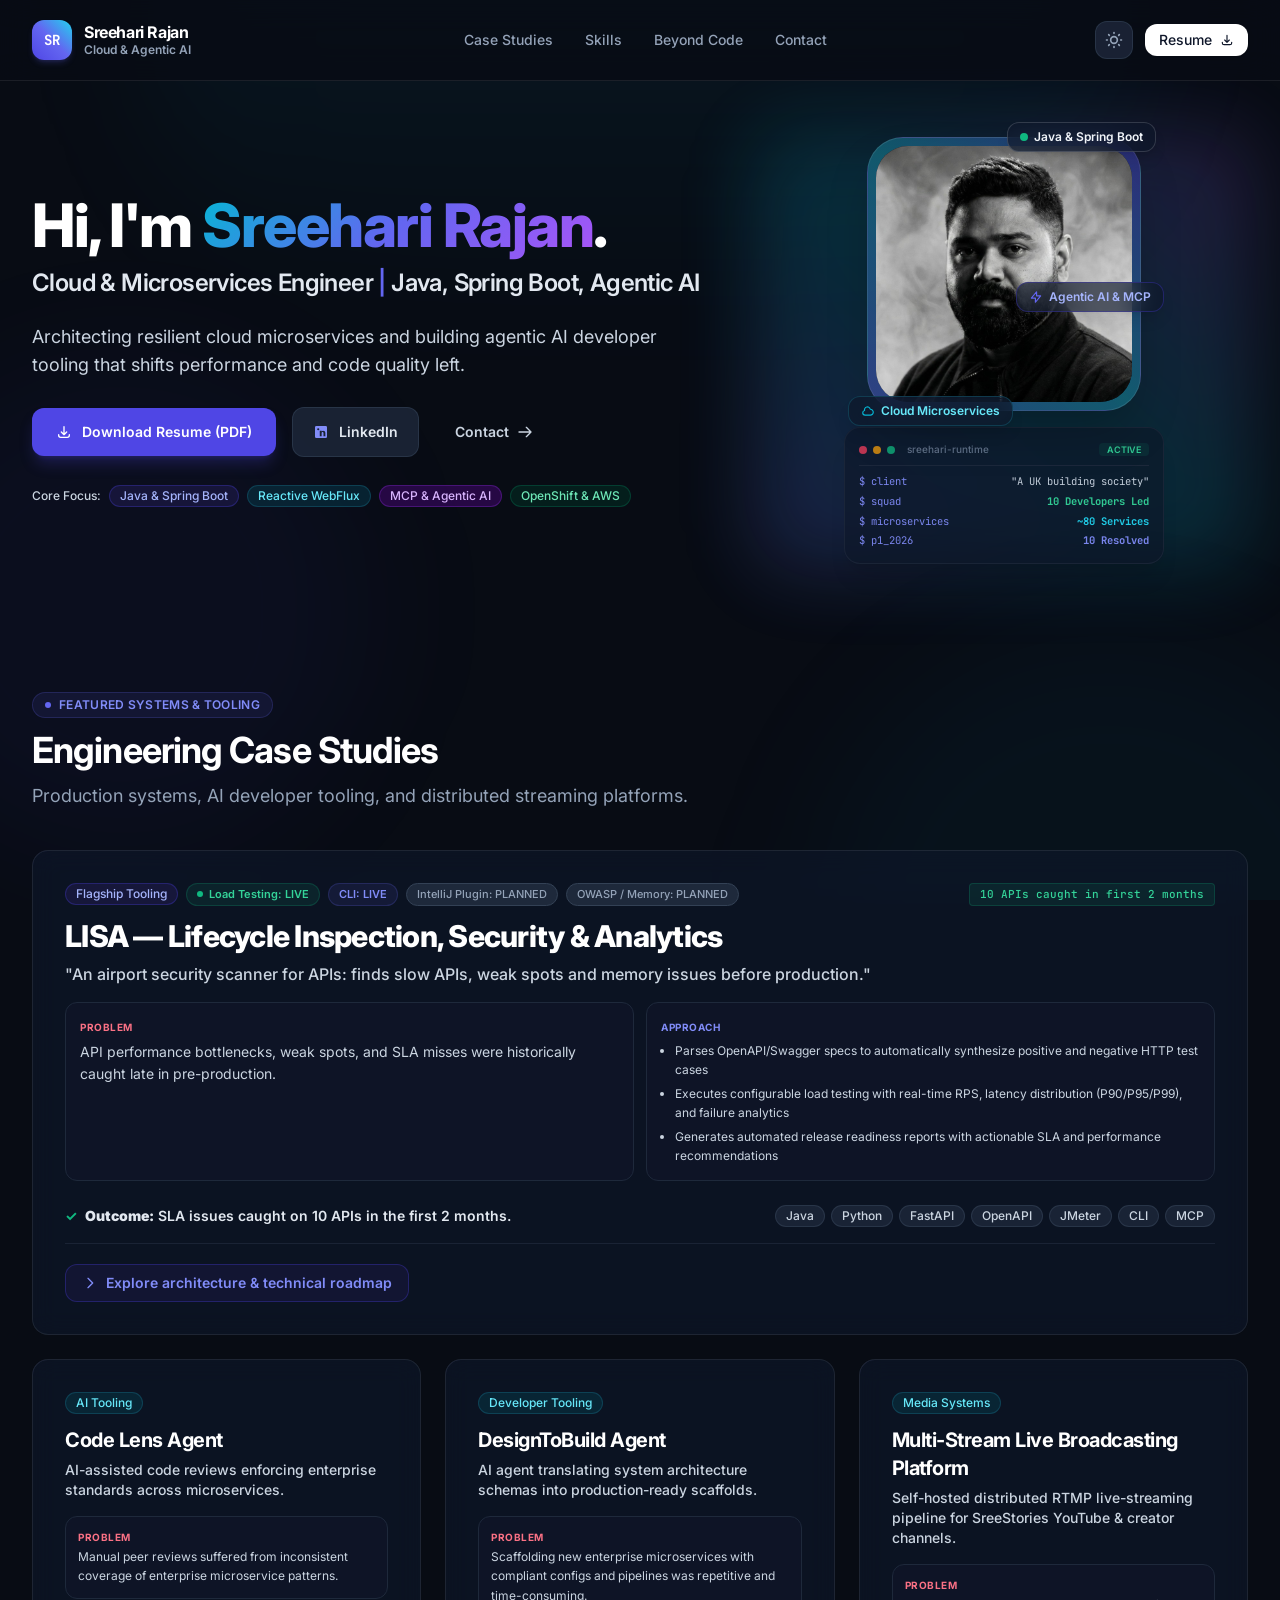
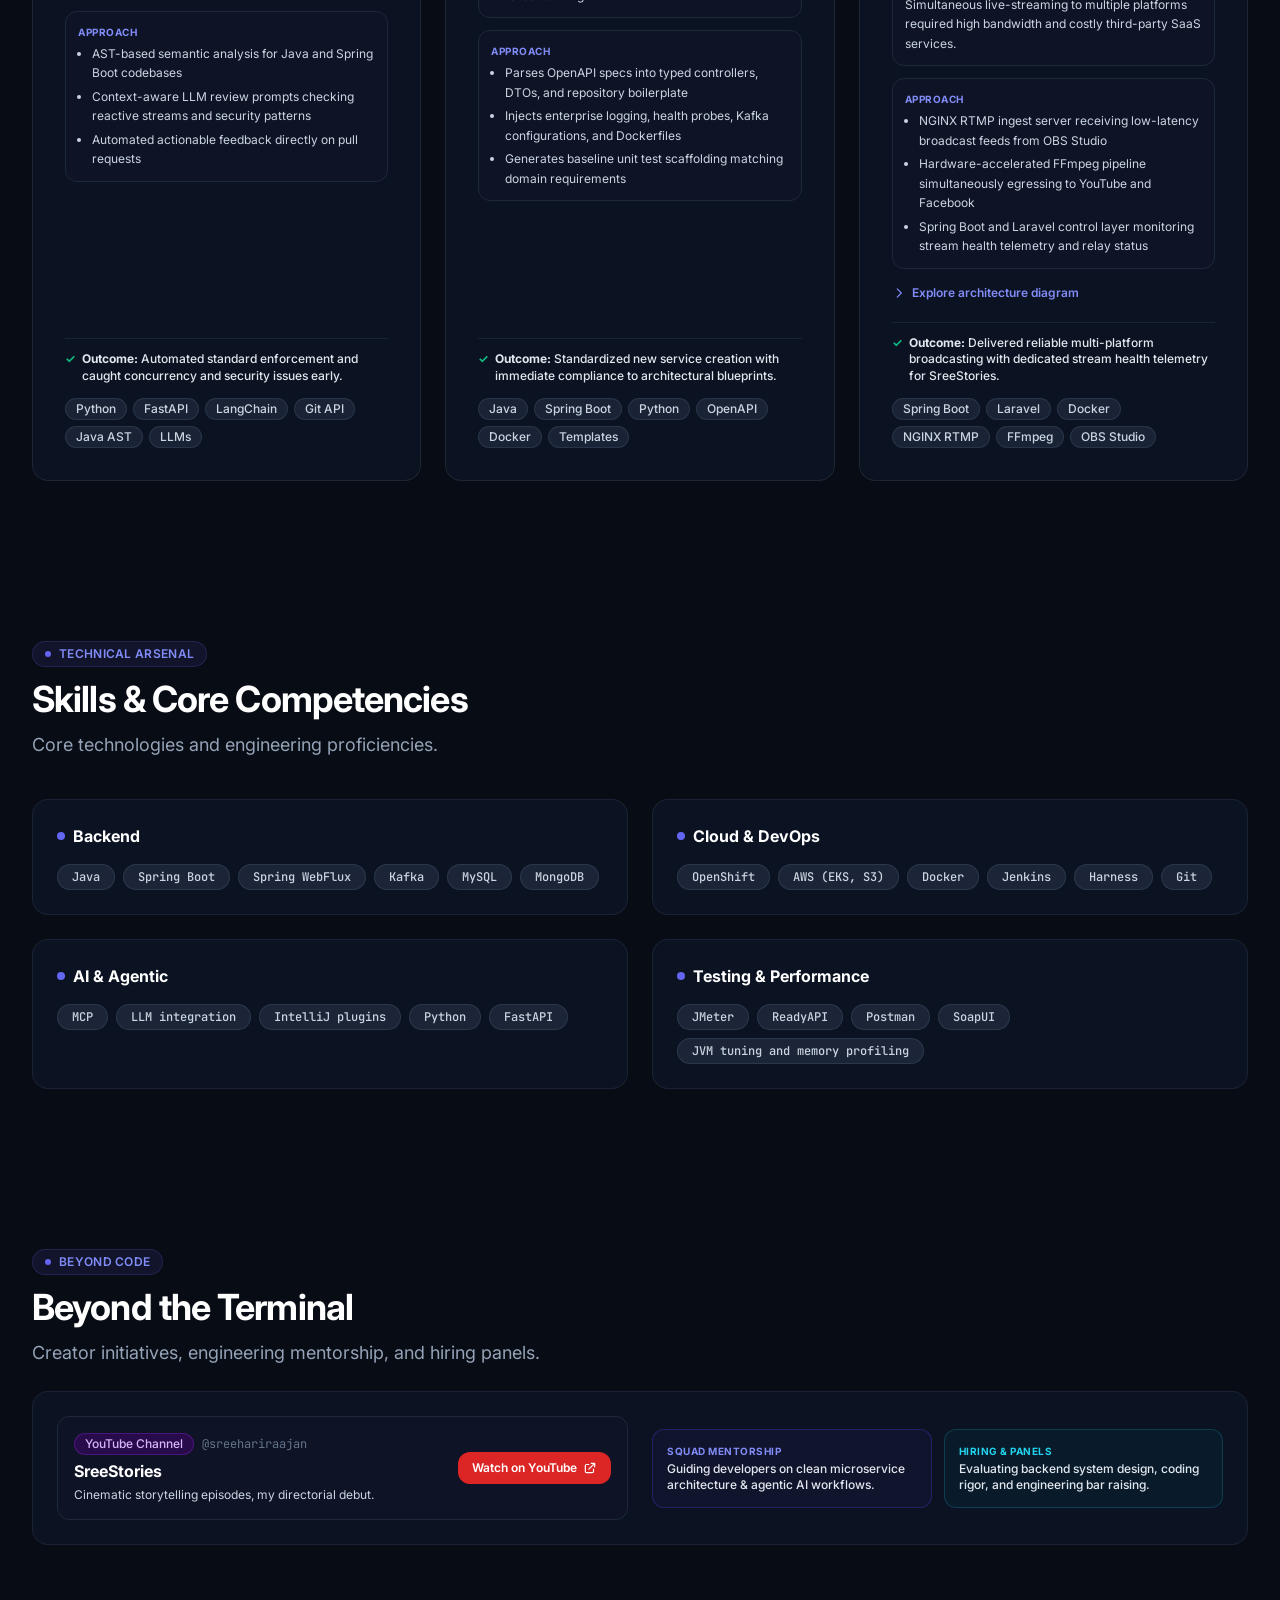
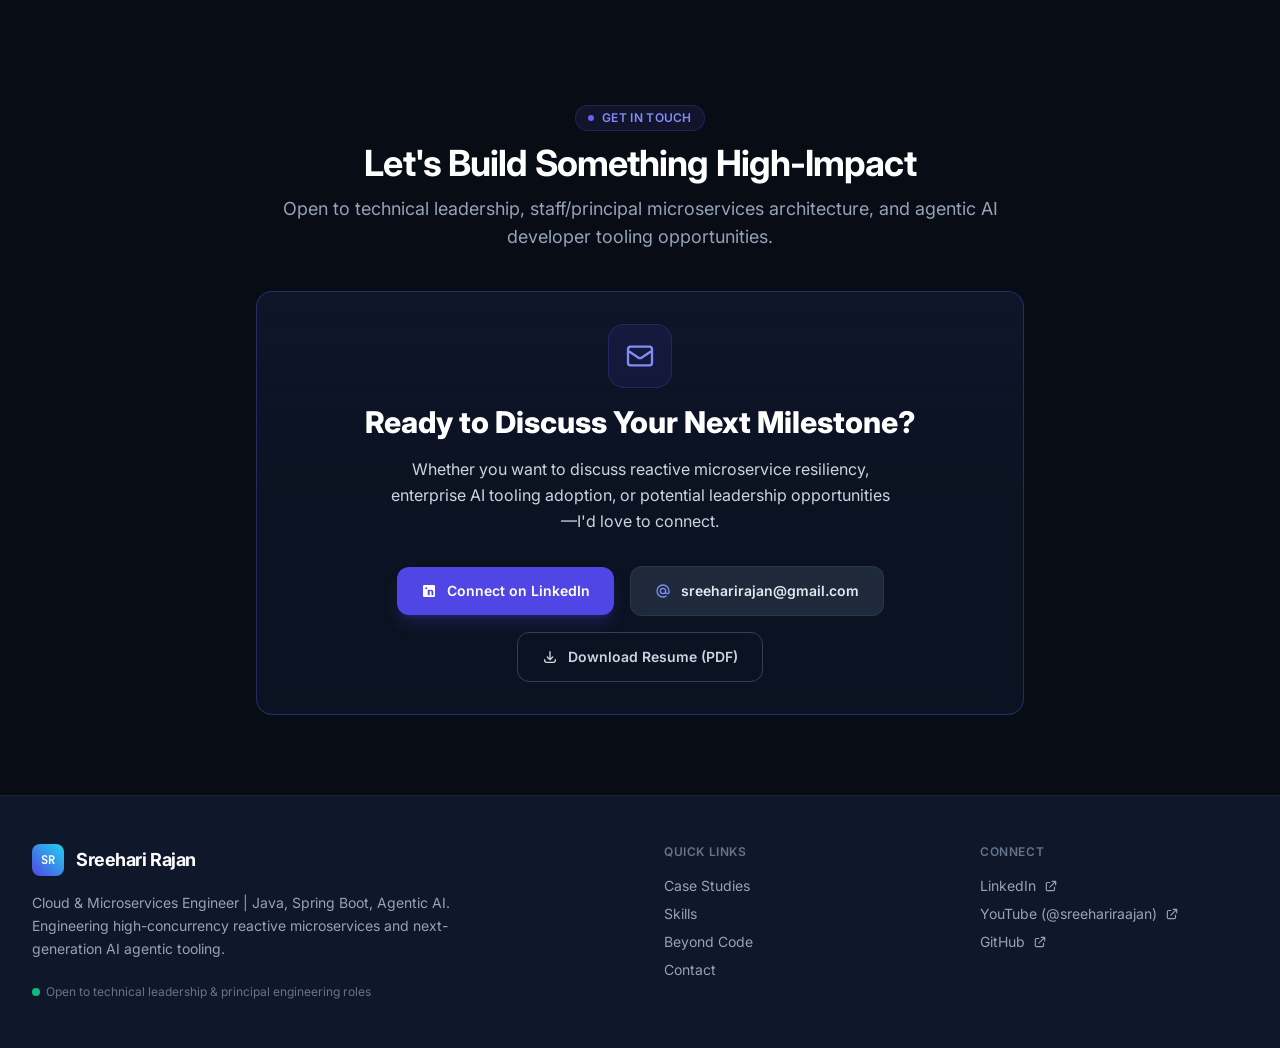
<file: index.html>
<!DOCTYPE html><html lang="en" class="dark scroll-smooth"> <head><meta charset="UTF-8"><meta name="viewport" content="width=device-width, initial-scale=1.0"><link rel="icon" type="image/svg+xml" href="/favicon.svg"><link rel="manifest" href="/site.webmanifest"><meta name="theme-color" content="#080c14"><meta name="generator" content="Astro v5.18.2"><!-- SEO Meta Tags --><title>Sreehari Rajan | Cloud &amp; Microservices Engineer | Java, Spring Boot, Agentic AI</title><meta name="description" content="Architecting resilient cloud microservices and building agentic AI developer tooling that shifts performance and code quality left."><meta name="author" content="Sreehari Rajan"><link rel="canonical" href="https://sreehariraajan.in/"><!-- Open Graph / Facebook --><meta property="og:type" content="website"><meta property="og:url" content="https://sreehariraajan.in/"><meta property="og:title" content="Sreehari Rajan | Cloud &#38; Microservices Engineer | Java, Spring Boot, Agentic AI"><meta property="og:description" content="Architecting resilient cloud microservices and building agentic AI developer tooling that shifts performance and code quality left."><meta property="og:image" content="https://sreehariraajan.in/images/og-image.png"><meta property="og:image:width" content="1200"><meta property="og:image:height" content="630"><meta property="og:image:alt" content="Sreehari Rajan - Cloud Microservices & Agentic AI Engineer"><!-- Twitter Card --><meta name="twitter:card" content="summary_large_image"><meta name="twitter:url" content="https://sreehariraajan.in/"><meta name="twitter:title" content="Sreehari Rajan | Cloud &#38; Microservices Engineer | Java, Spring Boot, Agentic AI"><meta name="twitter:description" content="Architecting resilient cloud microservices and building agentic AI developer tooling that shifts performance and code quality left."><meta name="twitter:image" content="https://sreehariraajan.in/images/og-image.png"><meta name="twitter:image:alt" content="Sreehari Rajan - Cloud Microservices & Agentic AI Engineer"><!-- Fonts (Preconnect & Google Fonts or System Inter fallback) --><link rel="preconnect" href="https://fonts.googleapis.com"><link rel="preconnect" href="https://fonts.gstatic.com" crossorigin><link href="https://fonts.googleapis.com/css2?family=Inter:wght@300;400;500;600;700;800&family=JetBrains+Mono:wght@400;500;600&display=swap" rel="stylesheet"><!-- JSON-LD Structured Data --><script type="application/ld+json">{"@context":"https://schema.org","@type":"Person","name":"Sreehari Rajan","jobTitle":"Lead Cloud & Microservices Engineer","description":"Cloud Java microservices engineer and agentic AI tooling builder with a Java and Spring Boot background since 2013, moving into agentic AI. Currently leading 10 developers and owning ~80 microservices for a UK building society at IBM.","url":"https://sreehariraajan.in","sameAs":["https://www.linkedin.com/in/sreehariraajan/","https://www.youtube.com/@sreehariraajan"],"knowsAbout":["Cloud Architecture","Java","Spring Boot","Reactive Microservices","Kafka","Agentic AI","Model Context Protocol (MCP)","Performance Engineering","Kubernetes & OpenShift","DevOps"]}</script><!-- Inline Anti-FOUC Theme Initializer --><script>
      (function () {
        try {
          const storedTheme = localStorage.getItem('theme');
          const prefersDark = window.matchMedia('(prefers-color-scheme: dark)').matches;
          if (storedTheme === 'dark' || (!storedTheme && prefersDark) || !storedTheme) {
            document.documentElement.classList.add('dark');
          } else {
            document.documentElement.classList.remove('dark');
          }
        } catch (_) {}
      })();
    </script><link rel="stylesheet" href="/_astro/index.P5tUDv8u.css"></head> <body class="min-h-screen bg-[var(--bg-page)] text-[var(--text-primary)] antialiased transition-colors duration-300 selection:bg-indigo-500 selection:text-white"> <!-- Skip to main content for accessibility --> <a href="#main-content" class="sr-only focus:not-sr-only focus:fixed focus:top-4 focus:left-4 focus:z-50 focus:px-4 focus:py-2 focus:bg-indigo-600 focus:text-white focus:rounded-md focus:shadow-lg focus:outline-none">
Skip to main content
</a> <!-- Background glowing ambient mesh --> <div class="pointer-events-none fixed inset-0 z-0 overflow-hidden" aria-hidden="true"> <div class="absolute -top-[25%] left-1/2 -translate-x-1/2 w-[1000px] h-[550px] bg-gradient-to-b from-indigo-500/10 via-cyan-500/5 to-transparent blur-3xl rounded-full"></div> <div class="absolute top-[40%] -left-[10%] w-[500px] h-[500px] bg-indigo-600/5 blur-3xl rounded-full"></div> <div class="absolute top-[70%] -right-[10%] w-[600px] h-[600px] bg-cyan-600/5 blur-3xl rounded-full"></div> </div> <!-- Main site container --> <div class="relative z-10 flex min-h-screen flex-col"> <header id="site-header" class="sticky top-0 z-40 w-full glass-nav transition-all duration-300"> <div class="max-w-7xl mx-auto px-4 sm:px-6 lg:px-8"> <div class="flex items-center justify-between h-16 sm:h-20"> <!-- Logo / Monogram --> <a href="#" class="group flex items-center gap-3 font-semibold text-slate-900 dark:text-white focus:outline-none focus-visible:ring-2 focus-visible:ring-indigo-500 rounded-lg p-1 -ml-1" aria-label="Sreehari Rajan - Back to top"> <span class="flex items-center justify-center w-10 h-10 rounded-xl bg-gradient-to-tr from-indigo-600 via-indigo-500 to-cyan-400 text-white font-mono font-bold text-sm shadow-md shadow-indigo-500/20 group-hover:scale-105 transition-transform duration-200">
SR
</span> <div class="flex flex-col"> <span class="text-base font-bold tracking-tight text-slate-900 dark:text-white leading-tight"> Sreehari Rajan </span> <span class="text-xs text-slate-500 dark:text-slate-400 hidden sm:inline">
Cloud & Agentic AI
</span> </div> </a> <!-- Desktop Nav --> <nav class="hidden md:flex items-center gap-1 lg:gap-2" aria-label="Main Navigation"> <a href="#projects" class="nav-link px-3 py-1.5 rounded-lg text-sm font-medium text-slate-600 hover:text-slate-900 dark:text-slate-400 dark:hover:text-white hover:bg-slate-100/80 dark:hover:bg-slate-800/60 transition-colors duration-150" data-section-target="projects"> Case Studies </a><a href="#skills" class="nav-link px-3 py-1.5 rounded-lg text-sm font-medium text-slate-600 hover:text-slate-900 dark:text-slate-400 dark:hover:text-white hover:bg-slate-100/80 dark:hover:bg-slate-800/60 transition-colors duration-150" data-section-target="skills"> Skills </a><a href="#beyond-code" class="nav-link px-3 py-1.5 rounded-lg text-sm font-medium text-slate-600 hover:text-slate-900 dark:text-slate-400 dark:hover:text-white hover:bg-slate-100/80 dark:hover:bg-slate-800/60 transition-colors duration-150" data-section-target="beyond-code"> Beyond Code </a><a href="#contact" class="nav-link px-3 py-1.5 rounded-lg text-sm font-medium text-slate-600 hover:text-slate-900 dark:text-slate-400 dark:hover:text-white hover:bg-slate-100/80 dark:hover:bg-slate-800/60 transition-colors duration-150" data-section-target="contact"> Contact </a> </nav> <!-- Actions: Theme Toggle & Resume CTA & Mobile Menu Button --> <div class="flex items-center gap-2 sm:gap-3"> <button id="theme-toggle-btn" type="button" aria-label="Toggle dark and light color theme" class="relative inline-flex items-center justify-center p-2 rounded-xl text-slate-500 hover:text-slate-900 dark:text-slate-400 dark:hover:text-white bg-slate-100 hover:bg-slate-200/80 dark:bg-slate-800/80 dark:hover:bg-slate-700/80 border border-slate-200 dark:border-slate-700/60 transition-all duration-200 focus:outline-none focus-visible:ring-2 focus-visible:ring-indigo-500 "> <!-- Sun Icon (visible in dark mode) --> <svg id="theme-sun-icon" class="w-5 h-5 hidden dark:block transition-transform duration-300 hover:rotate-45" fill="none" viewBox="0 0 24 24" stroke="currentColor" stroke-width="2" aria-hidden="true"> <path stroke-linecap="round" stroke-linejoin="round" d="M12 3v1m0 16v1m9-9h-1M4 12H3m15.364 6.364l-.707-.707M6.343 6.343l-.707-.707m12.728 0l-.707.707M6.343 17.657l-.707.707M16 12a4 4 0 11-8 0 4 4 0 018 0z"></path> </svg> <!-- Moon Icon (visible in light mode) --> <svg id="theme-moon-icon" class="w-5 h-5 block dark:hidden transition-transform duration-300 hover:-rotate-12" fill="none" viewBox="0 0 24 24" stroke="currentColor" stroke-width="2" aria-hidden="true"> <path stroke-linecap="round" stroke-linejoin="round" d="M20.354 15.354A9 9 0 018.646 3.646 9.003 9.003 0 0012 21a9.003 9.003 0 008.354-5.646z"></path> </svg> </button> <script type="module">function t(){const e=document.getElementById("theme-toggle-btn");e&&e.addEventListener("click",()=>{document.documentElement.classList.contains("dark")?(document.documentElement.classList.remove("dark"),localStorage.setItem("theme","light")):(document.documentElement.classList.add("dark"),localStorage.setItem("theme","dark"))})}t();document.addEventListener("astro:after-swap",t);</script> <a href="/Sreehari-Rajan-Resume.pdf" target="_blank" rel="noopener noreferrer" class="hidden sm:inline-flex items-center gap-2 px-3.5 py-1.5 rounded-xl text-sm font-medium bg-slate-900 text-white hover:bg-slate-800 dark:bg-white dark:text-slate-900 dark:hover:bg-slate-100 shadow-sm transition-all duration-200 hover:scale-[1.02] focus:outline-none focus-visible:ring-2 focus-visible:ring-indigo-500"> <span>Resume</span> <svg class="w-3.5 h-3.5" fill="none" viewBox="0 0 24 24" stroke="currentColor" stroke-width="2"> <path stroke-linecap="round" stroke-linejoin="round" d="M4 16v1a3 3 0 003 3h10a3 3 0 003-3v-1m-4-4l-4 4m0 0l-4-4m4 4V4"></path> </svg> </a> <!-- Mobile Menu Toggle --> <button id="mobile-menu-btn" type="button" class="md:hidden inline-flex items-center justify-center p-2 rounded-xl text-slate-600 hover:text-slate-900 dark:text-slate-400 dark:hover:text-white bg-slate-100 dark:bg-slate-800/80 border border-slate-200 dark:border-slate-700/60 focus:outline-none focus-visible:ring-2 focus-visible:ring-indigo-500" aria-expanded="false" aria-controls="mobile-nav-menu" aria-label="Open mobile menu"> <svg id="hamburger-icon" class="w-5 h-5 block" fill="none" viewBox="0 0 24 24" stroke="currentColor" stroke-width="2"> <path stroke-linecap="round" stroke-linejoin="round" d="M4 6h16M4 12h16M4 18h16"></path> </svg> <svg id="close-icon" class="w-5 h-5 hidden" fill="none" viewBox="0 0 24 24" stroke="currentColor" stroke-width="2"> <path stroke-linecap="round" stroke-linejoin="round" d="M6 18L18 6M6 6l12 12"></path> </svg> </button> </div> </div> </div> <!-- Mobile Drawer Menu --> <div id="mobile-nav-menu" class="md:hidden hidden border-t border-slate-200 dark:border-slate-800 bg-[var(--bg-surface)] px-4 pt-3 pb-6 space-y-1 shadow-xl transition-all"> <a href="#projects" class="mobile-nav-link block px-3 py-2.5 rounded-lg text-base font-medium text-slate-700 hover:text-indigo-600 dark:text-slate-300 dark:hover:text-indigo-400 hover:bg-slate-100 dark:hover:bg-slate-800/80 transition-colors"> Case Studies </a><a href="#skills" class="mobile-nav-link block px-3 py-2.5 rounded-lg text-base font-medium text-slate-700 hover:text-indigo-600 dark:text-slate-300 dark:hover:text-indigo-400 hover:bg-slate-100 dark:hover:bg-slate-800/80 transition-colors"> Skills </a><a href="#beyond-code" class="mobile-nav-link block px-3 py-2.5 rounded-lg text-base font-medium text-slate-700 hover:text-indigo-600 dark:text-slate-300 dark:hover:text-indigo-400 hover:bg-slate-100 dark:hover:bg-slate-800/80 transition-colors"> Beyond Code </a><a href="#contact" class="mobile-nav-link block px-3 py-2.5 rounded-lg text-base font-medium text-slate-700 hover:text-indigo-600 dark:text-slate-300 dark:hover:text-indigo-400 hover:bg-slate-100 dark:hover:bg-slate-800/80 transition-colors"> Contact </a> <div class="pt-3 mt-3 border-t border-slate-200 dark:border-slate-800"> <a href="/Sreehari-Rajan-Resume.pdf" target="_blank" rel="noopener noreferrer" class="flex items-center justify-center gap-2 w-full py-2.5 px-4 rounded-xl text-sm font-semibold bg-indigo-600 text-white hover:bg-indigo-500 shadow-md transition-colors"> <svg class="w-4 h-4" fill="none" viewBox="0 0 24 24" stroke="currentColor" stroke-width="2"> <path stroke-linecap="round" stroke-linejoin="round" d="M4 16v1a3 3 0 003 3h10a3 3 0 003-3v-1m-4-4l-4 4m0 0l-4-4m4 4V4"></path> </svg> <span>Download Resume (PDF)</span> </a> </div> </div> </header> <script type="module">function a(){const t=document.getElementById("mobile-menu-btn"),n=document.getElementById("mobile-nav-menu"),i=document.getElementById("hamburger-icon"),o=document.getElementById("close-icon");t&&n&&i&&o&&(t.addEventListener("click",()=>{const e=t.getAttribute("aria-expanded")==="true";t.setAttribute("aria-expanded",String(!e)),n.classList.toggle("hidden"),i.classList.toggle("hidden"),o.classList.toggle("hidden")}),document.querySelectorAll(".mobile-nav-link").forEach(e=>{e.addEventListener("click",()=>{n.classList.add("hidden"),t.setAttribute("aria-expanded","false"),i.classList.remove("hidden"),o.classList.add("hidden")})}));const l=document.querySelectorAll("section[id]"),r=document.querySelectorAll(".nav-link");function g(){const e=window.pageYOffset;l.forEach(d=>{const u=d.offsetHeight,c=d.offsetTop-120,m=d.getAttribute("id");e>c&&e<=c+u&&r.forEach(s=>{s.classList.remove("text-indigo-600","dark:text-indigo-400","bg-indigo-50","dark:bg-indigo-950/40"),s.getAttribute("data-section-target")===m&&s.classList.add("text-indigo-600","dark:text-indigo-400","bg-indigo-50","dark:bg-indigo-950/40")})})}window.addEventListener("scroll",g,{passive:!0})}a();document.addEventListener("astro:after-swap",a);</script> <main id="main-content" class="flex-grow focus:outline-none">   <section id="hero" class="relative pt-6 pb-6 sm:pt-10 sm:pb-10 lg:pt-14 lg:pb-12 overflow-visible"> <div class="max-w-7xl mx-auto px-4 sm:px-6 lg:px-8"> <div class="flex flex-col-reverse lg:grid lg:grid-cols-12 gap-8 lg:gap-8 items-center"> <!-- Left Column: Headline, Value Hook & CTAs --> <div class="lg:col-span-7 flex flex-col items-start space-y-5 sm:space-y-6 z-10 w-full"> <!-- Name & Main Title --> <div class="space-y-2 sm:space-y-3"> <h1 class="text-3xl sm:text-5xl lg:text-6xl font-extrabold tracking-tight text-slate-900 dark:text-white leading-[1.12]">
Hi, I'm <span class="gradient-text">Sreehari Rajan</span>.
</h1> <p class="text-lg sm:text-2xl font-semibold text-slate-700 dark:text-slate-200 tracking-tight leading-snug">
Cloud & Microservices Engineer <span class="text-indigo-500">|</span> Java, Spring Boot, Agentic AI
</p> </div> <!-- One-Line Value Statement --> <p class="text-sm sm:text-lg text-slate-600 dark:text-slate-300 max-w-2xl leading-relaxed"> Architecting resilient cloud microservices and building agentic AI developer tooling that shifts performance and code quality left. </p> <!-- CTAs: Resume, LinkedIn, Contact --> <div class="flex flex-wrap items-center gap-3 sm:gap-4 pt-1 w-full sm:w-auto"> <!-- Resume CTA --> <a href="/Sreehari-Rajan-Resume.pdf" target="_blank" rel="noopener noreferrer" class="inline-flex items-center justify-center gap-2.5 px-5 sm:px-6 py-3 sm:py-3.5 rounded-xl text-sm font-semibold bg-indigo-600 text-white hover:bg-indigo-500 shadow-lg shadow-indigo-600/25 hover:shadow-indigo-600/35 transition-all duration-200 hover:-translate-y-0.5 focus:outline-none focus-visible:ring-2 focus-visible:ring-indigo-500"> <svg class="w-4 h-4" fill="none" viewBox="0 0 24 24" stroke="currentColor" stroke-width="2"> <path stroke-linecap="round" stroke-linejoin="round" d="M4 16v1a3 3 0 003 3h10a3 3 0 003-3v-1m-4-4l-4 4m0 0l-4-4m4 4V4"></path> </svg> <span>Download Resume (PDF)</span> </a> <!-- LinkedIn CTA --> <a href="https://www.linkedin.com/in/sreehariraajan/" target="_blank" rel="noopener noreferrer" class="inline-flex items-center justify-center gap-2.5 px-4 sm:px-5 py-3 sm:py-3.5 rounded-xl text-sm font-semibold bg-slate-100 hover:bg-slate-200/80 text-slate-800 dark:bg-slate-800/80 dark:hover:bg-slate-700/80 dark:text-slate-200 border border-slate-200 dark:border-slate-700/60 transition-all duration-200 hover:-translate-y-0.5 focus:outline-none focus-visible:ring-2 focus-visible:ring-indigo-500"> <svg class="w-4 h-4 text-indigo-600 dark:text-indigo-400" fill="currentColor" viewBox="0 0 24 24"> <path d="M19 3a2 2 0 0 1 2 2v14a2 2 0 0 1-2 2H5a2 2 0 0 1-2-2V5a2 2 0 0 1 2-2h14m-.5 15.5v-5.3a3.26 3.26 0 0 0-3.26-3.26c-.85 0-1.84.52-2.28 1.3v-1.11h-2.79v8.37h2.79v-4.93c0-.77.62-1.4 1.39-1.4a1.4 1.4 0 0 1 1.4 1.4v4.93h2.75M6.46 10.9h2.77v8.37H6.46V10.9M7.85 6.3a1.62 1.62 0 1 0 0 3.24 1.62 1.62 0 0 0 0-3.24Z"></path> </svg> <span>LinkedIn</span> </a> <!-- Contact CTA --> <a href="#contact" class="inline-flex items-center justify-center gap-2 px-4 sm:px-5 py-3 sm:py-3.5 rounded-xl text-sm font-semibold text-slate-700 hover:text-indigo-600 dark:text-slate-300 dark:hover:text-white transition-colors"> <span>Contact</span> <svg class="w-4 h-4" fill="none" viewBox="0 0 24 24" stroke="currentColor" stroke-width="2"> <path stroke-linecap="round" stroke-linejoin="round" d="M14 5l7 7m0 0l-7 7m7-7H3"></path> </svg> </a> </div> <!-- Micro Highlights Pills --> <div class="flex flex-wrap items-center gap-2 pt-1 text-xs text-slate-500 dark:text-slate-400"> <span class="font-medium text-slate-700 dark:text-slate-300">Core Focus:</span> <span class="inline-flex items-center gap-1.5 transition-colors duration-150 text-xs px-2.5 py-0.5 rounded-full font-medium bg-indigo-50 text-indigo-700 dark:bg-indigo-950/60 dark:text-indigo-300 border border-indigo-200/80 dark:border-indigo-800/50 "> Java & Spring Boot </span> <span class="inline-flex items-center gap-1.5 transition-colors duration-150 text-xs px-2.5 py-0.5 rounded-full font-medium bg-cyan-50 text-cyan-700 dark:bg-cyan-950/60 dark:text-cyan-300 border border-cyan-200/80 dark:border-cyan-800/50 "> Reactive WebFlux </span> <span class="inline-flex items-center gap-1.5 transition-colors duration-150 text-xs px-2.5 py-0.5 rounded-full font-medium bg-purple-50 text-purple-700 dark:bg-purple-950/60 dark:text-purple-300 border border-purple-200/80 dark:border-purple-800/50 "> MCP & Agentic AI </span> <span class="inline-flex items-center gap-1.5 transition-colors duration-150 text-xs px-2.5 py-0.5 rounded-full font-medium bg-emerald-50 text-emerald-700 dark:bg-emerald-950/60 dark:text-emerald-300 border border-emerald-200/80 dark:border-emerald-800/50 "> OpenShift & AWS </span> </div> </div> <!-- Right Column: Creative Profile Photo Treatment + Desktop Tucked Code Window --> <div class="lg:col-span-5 w-full flex flex-col items-center justify-center"> <!-- Interactive Parallax Hero Showcase Container --> <div id="hero-photo-showcase" class="relative flex flex-col items-center w-full max-w-sm sm:max-w-md lg:max-w-none transition-transform duration-300 ease-out" style="perspective: 1000px;"> <!-- Soft Mesh Glow Behind Photo --> <div class="absolute -inset-2 bg-gradient-to-tr from-indigo-500/25 via-cyan-500/20 to-purple-500/20 rounded-[2.5rem] blur-2xl pointer-events-none opacity-80 dark:opacity-90 animate-pulse-slow" aria-hidden="true"></div> <!-- Photo Wrapper with Squircle Mask and Ambient Gradient Ring --> <div id="photo-card" class="relative z-20 p-1.5 sm:p-2 rounded-[2.25rem] bg-gradient-to-tr from-indigo-500/40 via-cyan-400/30 to-indigo-600/40 border border-white/20 dark:border-white/10 shadow-2xl transition-transform duration-300"> <div class="relative w-40 h-40 sm:w-56 sm:h-56 lg:w-64 lg:h-64 rounded-[2rem] overflow-hidden bg-slate-900 shadow-inner"> <!-- Profile Image (Above-the-fold eager load, explicit width/height) --> <img src="/images/profile.svg" alt="Sreehari Rajan, cloud and microservices engineer" width="400" height="400" fetchpriority="high" loading="eager" decoding="async" class="w-full h-full object-cover object-top select-none pointer-events-none transition-transform duration-500 hover:scale-105"> </div> <!-- Floating Glass Chip 1: Top-Right (Java & Spring Boot) --> <div class="absolute -top-3 -right-3 sm:-top-4 sm:-right-4 z-30 inline-flex items-center gap-1.5 px-3 py-1.5 rounded-xl glass-card text-[11px] sm:text-xs font-semibold text-slate-800 dark:text-slate-100 shadow-lg border border-white/30 dark:border-white/15 animate-float-slow"> <span class="w-2 h-2 rounded-full bg-emerald-500"></span> <span>Java & Spring Boot</span> </div> <!-- Floating Glass Chip 2: Right Edge (Agentic AI & MCP) --> <div class="absolute top-1/2 -right-4 sm:-right-6 translate-y-2 z-30 inline-flex items-center gap-1.5 px-3 py-1.5 rounded-xl glass-card text-[11px] sm:text-xs font-semibold text-indigo-700 dark:text-indigo-300 shadow-lg border border-indigo-200/50 dark:border-indigo-800/50 animate-float-slow" style="animation-delay: -2s;"> <svg class="w-3.5 h-3.5 text-indigo-500" fill="none" viewBox="0 0 24 24" stroke="currentColor"> <path stroke-linecap="round" stroke-linejoin="round" stroke-width="2" d="M13 10V3L4 14h7v7l9-11h-7z"></path> </svg> <span>Agentic AI & MCP</span> </div> <!-- Floating Glass Chip 3: Bottom-Left (Cloud Microservices) --> <div class="absolute -bottom-3 -left-3 sm:-bottom-4 sm:-left-5 z-30 inline-flex items-center gap-1.5 px-3 py-1.5 rounded-xl glass-card text-[11px] sm:text-xs font-semibold text-cyan-700 dark:text-cyan-300 shadow-lg border border-cyan-200/50 dark:border-cyan-800/50 animate-float-slow" style="animation-delay: -4s;"> <svg class="w-3.5 h-3.5 text-cyan-500" fill="none" viewBox="0 0 24 24" stroke="currentColor"> <path stroke-linecap="round" stroke-linejoin="round" stroke-width="2" d="M3 15a4 4 0 004 4h9a5 5 0 10-.1-9.999 5.002 5.002 0 10-9.78 2.096A4.001 4.001 0 003 15z"></path> </svg> <span>Cloud Microservices</span> </div> </div> <!-- Tucked Desktop Code Window Card (Hidden on Mobile) --> <div class="hidden lg:block w-full max-w-xs mt-4 z-10 transition-all opacity-95"> <div class="glass-card rounded-2xl border border-slate-200/80 dark:border-slate-800/80 p-3.5 shadow-xl font-mono text-[11px]"> <!-- Terminal Header --> <div class="flex items-center justify-between pb-2 mb-2 border-b border-slate-200 dark:border-slate-800"> <div class="flex items-center gap-1.5"> <span class="w-2 h-2 rounded-full bg-rose-500/80"></span> <span class="w-2 h-2 rounded-full bg-amber-500/80"></span> <span class="w-2 h-2 rounded-full bg-emerald-500/80"></span> <span class="ml-1.5 text-slate-400 dark:text-slate-500 font-sans text-[10px] font-medium">sreehari-runtime</span> </div> <span class="text-[9px] text-emerald-600 dark:text-emerald-400 bg-emerald-500/10 px-2 py-0.2 rounded font-sans font-semibold">
ACTIVE
</span> </div> <!-- Terminal Telemetry Details --> <div class="space-y-1 text-slate-700 dark:text-slate-300 text-[10.5px]"> <div class="flex items-center justify-between"> <span class="text-indigo-600 dark:text-indigo-400">$ client</span> <span class="text-slate-600 dark:text-slate-300">"A UK building society"</span> </div> <div class="flex items-center justify-between"> <span class="text-indigo-600 dark:text-indigo-400">$ squad</span> <span class="text-emerald-600 dark:text-emerald-400 font-bold">10 Developers Led</span> </div> <div class="flex items-center justify-between"> <span class="text-indigo-600 dark:text-indigo-400">$ microservices</span> <span class="text-cyan-600 dark:text-cyan-400 font-bold">~80 Services</span> </div> <div class="flex items-center justify-between"> <span class="text-indigo-600 dark:text-indigo-400">$ p1_2026</span> <span class="text-indigo-600 dark:text-indigo-400 font-bold">10 Resolved</span> </div> </div> </div> </div> </div> </div> </div> </div> </section> <!-- Desktop Parallax Tilt Script (Disabled on Touch Devices) --> <script type="module">function s(){const a="ontouchstart"in window||navigator.maxTouchPoints>0,d=window.matchMedia("(prefers-reduced-motion: reduce)").matches;if(a||d)return;const e=document.querySelector("#hero-photo-showcase"),t=document.querySelector("#photo-card");if(e&&t){let i=function(n){if(!e||!t)return;const o=e.getBoundingClientRect(),h=n.clientX-o.left,l=n.clientY-o.top,r=o.width/2,c=o.height/2,p=(l-c)/c*-4,f=(h-r)/r*4;t.style.transform=`perspective(1000px) rotateX(${p.toFixed(2)}deg) rotateY(${f.toFixed(2)}deg) scale3d(1.02, 1.02, 1.02)`},u=function(){t&&(t.style.transform="perspective(1000px) rotateX(0deg) rotateY(0deg) scale3d(1, 1, 1)")};e.addEventListener("mousemove",i),e.addEventListener("mouseleave",u)}}s();document.addEventListener("astro:after-swap",s);</script> <section id="projects" class="py-12 sm:py-16 lg:py-20 relative block"> <div class="max-w-7xl mx-auto px-4 sm:px-6 lg:px-8"> <div class="flex flex-col mb-10 max-w-3xl text-left items-start "> <div class="inline-flex items-center gap-2 px-3 py-1 rounded-full text-xs font-semibold tracking-wide uppercase bg-indigo-500/10 text-indigo-600 dark:text-indigo-400 border border-indigo-500/20 mb-3"> <span class="w-1.5 h-1.5 rounded-full bg-indigo-500 animate-pulse"></span> Featured Systems &amp; Tooling </div> <h2 class="text-3xl sm:text-4xl font-bold tracking-tight text-slate-900 dark:text-white"> Engineering Case Studies </h2> <p class="mt-3 text-base sm:text-lg text-slate-600 dark:text-slate-400 leading-relaxed"> Production systems, AI developer tooling, and distributed streaming platforms. </p> </div> <div class="space-y-6">  <div class="relative overflow-hidden rounded-2xl glass-card p-6 sm:p-8 transition-all duration-300 bento-glow-border col-span-1 w-full flex flex-col justify-between group hover:border-indigo-500/40 transition-all duration-300">  <div> <!-- Header & Live/Planned Summary Chips --> <div class="flex flex-wrap items-center justify-between gap-2.5 mb-3"> <div class="flex items-center gap-2 flex-wrap"> <span class="inline-flex items-center gap-1.5 transition-colors duration-150 text-xs px-2.5 py-0.5 rounded-full font-medium bg-indigo-50 text-indigo-700 dark:bg-indigo-950/60 dark:text-indigo-300 border border-indigo-200/80 dark:border-indigo-800/50 "> Flagship Tooling </span> <span class="inline-flex items-center gap-1.5 px-2.5 py-0.5 rounded-full text-[11px] font-semibold bg-emerald-500/10 text-emerald-600 dark:text-emerald-400 border border-emerald-500/20"> <span class="w-1.5 h-1.5 rounded-full bg-emerald-500 animate-pulse"></span>
Load Testing: LIVE
</span> <span class="inline-flex items-center gap-1.5 px-2.5 py-0.5 rounded-full text-[11px] font-semibold bg-indigo-500/10 text-indigo-600 dark:text-indigo-400 border border-indigo-500/20">
CLI: LIVE
</span> <span class="inline-flex items-center px-2.5 py-0.5 rounded-full text-[11px] font-medium bg-slate-100 dark:bg-slate-800 text-slate-600 dark:text-slate-400 border border-slate-200 dark:border-slate-700">
IntelliJ Plugin: PLANNED
</span> <span class="inline-flex items-center px-2.5 py-0.5 rounded-full text-[11px] font-medium bg-slate-100 dark:bg-slate-800 text-slate-600 dark:text-slate-400 border border-slate-200 dark:border-slate-700">
OWASP / Memory: PLANNED
</span> </div> <span class="text-[11px] font-mono font-medium text-emerald-600 dark:text-emerald-400 bg-emerald-500/10 px-2.5 py-0.5 rounded border border-emerald-500/20"> 10 APIs caught in first 2 months </span> </div> <!-- Title & Airport Security Scanner Tagline --> <h3 class="text-2xl sm:text-3xl font-extrabold tracking-tight text-slate-900 dark:text-white group-hover:text-indigo-600 dark:group-hover:text-indigo-400 transition-colors mb-2"> LISA — Lifecycle Inspection, Security &amp; Analytics </h3> <p class="text-sm sm:text-base font-medium text-slate-700 dark:text-slate-300 mb-4 leading-relaxed max-w-4xl">
"An airport security scanner for APIs: finds slow APIs, weak spots and memory issues before production."
</p> <!-- Collapsed State: 1-line Problem & Max 3 Approach Bullets --> <div class="grid grid-cols-1 md:grid-cols-2 gap-3 text-xs sm:text-sm text-slate-600 dark:text-slate-400 mb-4"> <div class="p-3.5 rounded-xl bg-slate-50 dark:bg-slate-900/60 border border-slate-200/60 dark:border-slate-800"> <span class="block text-[10px] font-bold uppercase tracking-wider text-rose-600 dark:text-rose-400 mb-1">
Problem
</span> <p class="leading-relaxed text-slate-700 dark:text-slate-300"> API performance bottlenecks, weak spots, and SLA misses were historically caught late in pre-production. </p> </div> <div class="p-3.5 rounded-xl bg-slate-50 dark:bg-slate-900/60 border border-slate-200/60 dark:border-slate-800"> <span class="block text-[10px] font-bold uppercase tracking-wider text-indigo-600 dark:text-indigo-400 mb-1">
Approach
</span> <ul class="space-y-1 list-disc pl-3.5 text-slate-600 dark:text-slate-300 text-xs"> <li class="leading-relaxed">Parses OpenAPI/Swagger specs to automatically synthesize positive and negative HTTP test cases</li><li class="leading-relaxed">Executes configurable load testing with real-time RPS, latency distribution (P90/P95/P99), and failure analytics</li><li class="leading-relaxed">Generates automated release readiness reports with actionable SLA and performance recommendations</li> </ul> </div> </div> <!-- Collapsed 1-Line Outcome & Tech Stack Badges --> <div class="flex flex-wrap items-center justify-between gap-3 pt-2 pb-4 border-b border-slate-200 dark:border-slate-800/80"> <div class="flex items-center gap-2"> <span class="text-emerald-500 font-bold text-sm">✓</span> <p class="text-xs sm:text-sm font-semibold text-slate-800 dark:text-slate-200"> <strong>Outcome:</strong> SLA issues caught on 10 APIs in the first 2 months. </p> </div> <div class="flex flex-wrap gap-1.5"> <span class="inline-flex items-center gap-1.5 transition-colors duration-150 text-xs px-2.5 py-0.5 rounded-full font-medium bg-slate-100 text-slate-700 dark:bg-slate-800/80 dark:text-slate-300 border border-slate-200 dark:border-slate-700/60 "> Java </span><span class="inline-flex items-center gap-1.5 transition-colors duration-150 text-xs px-2.5 py-0.5 rounded-full font-medium bg-slate-100 text-slate-700 dark:bg-slate-800/80 dark:text-slate-300 border border-slate-200 dark:border-slate-700/60 "> Python </span><span class="inline-flex items-center gap-1.5 transition-colors duration-150 text-xs px-2.5 py-0.5 rounded-full font-medium bg-slate-100 text-slate-700 dark:bg-slate-800/80 dark:text-slate-300 border border-slate-200 dark:border-slate-700/60 "> FastAPI </span><span class="inline-flex items-center gap-1.5 transition-colors duration-150 text-xs px-2.5 py-0.5 rounded-full font-medium bg-slate-100 text-slate-700 dark:bg-slate-800/80 dark:text-slate-300 border border-slate-200 dark:border-slate-700/60 "> OpenAPI </span><span class="inline-flex items-center gap-1.5 transition-colors duration-150 text-xs px-2.5 py-0.5 rounded-full font-medium bg-slate-100 text-slate-700 dark:bg-slate-800/80 dark:text-slate-300 border border-slate-200 dark:border-slate-700/60 "> JMeter </span><span class="inline-flex items-center gap-1.5 transition-colors duration-150 text-xs px-2.5 py-0.5 rounded-full font-medium bg-slate-100 text-slate-700 dark:bg-slate-800/80 dark:text-slate-300 border border-slate-200 dark:border-slate-700/60 "> CLI </span><span class="inline-flex items-center gap-1.5 transition-colors duration-150 text-xs px-2.5 py-0.5 rounded-full font-medium bg-slate-100 text-slate-700 dark:bg-slate-800/80 dark:text-slate-300 border border-slate-200 dark:border-slate-700/60 "> MCP </span> </div> </div> <!-- Native <details>/<summary> Expander for Deep-Dive Architecture --> <details class="group/details mt-4 pt-1 transition-all"> <summary class="inline-flex items-center gap-2 px-4 py-2 rounded-xl text-xs sm:text-sm font-semibold text-indigo-600 dark:text-indigo-400 bg-indigo-50/80 dark:bg-indigo-950/40 hover:bg-indigo-100 dark:hover:bg-indigo-900/50 border border-indigo-200/60 dark:border-indigo-800/50 cursor-pointer select-none transition-colors focus:outline-none focus-visible:ring-2 focus-visible:ring-indigo-500"> <svg class="w-4 h-4 transition-transform duration-200 group-open/details:rotate-90" fill="none" viewBox="0 0 24 24" stroke="currentColor" stroke-width="2"> <path stroke-linecap="round" stroke-linejoin="round" d="M9 5l7 7-7 7"></path> </svg> <span>Explore architecture & technical roadmap</span> </summary> <div class="mt-6 space-y-6 pt-2"> <!-- 1. Why: Two-Column Comparison --> <div> <h4 class="text-xs font-bold uppercase tracking-wider text-slate-400 dark:text-slate-500 mb-3">
1. Paradigm Shift: Manual NFT vs Automated Shift-Left
</h4> <div class="grid grid-cols-1 md:grid-cols-2 gap-4 text-xs sm:text-sm"> <!-- Today: Manual World --> <div class="p-4 rounded-xl bg-rose-50/40 dark:bg-rose-950/20 border border-rose-200/60 dark:border-rose-900/40 space-y-2"> <div class="flex items-center gap-2 font-bold text-rose-700 dark:text-rose-400 text-sm"> <span class="w-2 h-2 rounded-full bg-rose-500"></span>
Today: Manual World
</div> <div class="flex flex-col gap-1.5 font-mono text-xs text-slate-600 dark:text-slate-400"> <div class="flex items-center gap-1.5"> <span class="text-rose-500">1.</span> API code merged & released
</div> <div class="flex items-center gap-1.5"> <span class="text-rose-500">2.</span> Test scripts written manually weeks later
</div> <div class="flex items-center gap-1.5"> <span class="text-rose-500">3.</span> Latency and memory leaks discovered late in NFT
</div> <div class="flex items-center gap-1.5"> <span class="text-rose-500">4.</span> Production SLA breaches & costly rework
</div> </div> </div> <!-- With LISA: Automated & Intelligent --> <div class="p-4 rounded-xl bg-emerald-50/40 dark:bg-emerald-950/20 border border-emerald-200/60 dark:border-emerald-900/40 space-y-2"> <div class="flex items-center gap-2 font-bold text-emerald-700 dark:text-emerald-400 text-sm"> <span class="w-2 h-2 rounded-full bg-emerald-500"></span>
With LISA: Automated & Intelligent
</div> <div class="flex flex-col gap-1.5 font-mono text-xs text-slate-600 dark:text-slate-300"> <div class="flex items-center gap-1.5"> <span class="text-emerald-500">1.</span> Ingests OpenAPI / Swagger specification
</div> <div class="flex items-center gap-1.5"> <span class="text-emerald-500">2.</span> Generates positive/negative test suites (.http)
</div> <div class="flex items-center gap-1.5"> <span class="text-emerald-500">3.</span> Executes instant RPS load & concurrency tests
</div> <div class="flex items-center gap-1.5"> <span class="text-emerald-500">4.</span> Flags SLA risks early with actionable reports
</div> </div> </div> </div> </div> <!-- 2. How it works: Full Responsive Pipeline SVG --> <div> <h4 class="text-xs font-bold uppercase tracking-wider text-slate-400 dark:text-slate-500 mb-3">
2. End-to-End Inspection Pipeline
</h4> <div class="p-4 rounded-xl bg-slate-900 text-slate-100 border border-slate-800 overflow-x-auto"> <svg class="w-full min-w-[760px] h-32 font-mono text-[10px]" viewBox="0 0 920 120" fill="none" xmlns="http://www.w3.org/2000/svg" role="img" aria-label="LISA Architecture Pipeline Diagram"> <title>LISA Inspection Pipeline Architecture</title> <desc>OpenAPI spec to contract analysis, test case generation, load test execution, metrics collection, analytics, and structured reports.</desc> <!-- Stage 1: Input --> <rect x="10" y="15" width="105" height="90" rx="8" fill="#1e1b4b" stroke="#6366f1" stroke-width="1.5"></rect> <text x="62" y="42" fill="#a5b4fc" font-size="11" font-weight="bold" text-anchor="middle">OpenAPI</text> <text x="62" y="60" fill="#94a3b8" text-anchor="middle">Swagger Spec</text> <text x="62" y="76" fill="#94a3b8" text-anchor="middle">v3.0 / JSON</text> <path d="M118 60 H138" stroke="#6366f1" stroke-width="1.5"></path> <polygon points="142,60 135,56 135,64" fill="#6366f1"></polygon> <!-- Stage 2: Contract Analysis --> <rect x="145" y="15" width="110" height="90" rx="8" fill="#0f172a" stroke="#06b6d4" stroke-width="1.5"></rect> <text x="200" y="42" fill="#67e8f9" font-size="11" font-weight="bold" text-anchor="middle">Contract Analysis</text> <text x="200" y="60" fill="#94a3b8" text-anchor="middle">Payload schemas</text> <text x="200" y="76" fill="#94a3b8" text-anchor="middle">& endpoint routes</text> <path d="M258 60 H278" stroke="#06b6d4" stroke-width="1.5"></path> <polygon points="282,60 275,56 275,64" fill="#06b6d4"></polygon> <!-- Stage 3: Test Generation --> <rect x="285" y="15" width="125" height="90" rx="8" fill="#0f172a" stroke="#3b82f6" stroke-width="1.5"></rect> <text x="347" y="42" fill="#93c5fd" font-size="11" font-weight="bold" text-anchor="middle">Test Generation</text> <text x="347" y="60" fill="#94a3b8" text-anchor="middle">Pos/Neg scenarios</text> <text x="347" y="76" fill="#94a3b8" text-anchor="middle">.http & curl files</text> <path d="M413 60 H433" stroke="#3b82f6" stroke-width="1.5"></path> <polygon points="437,60 430,56 430,64" fill="#3b82f6"></polygon> <!-- Stage 4: Load Testing --> <rect x="440" y="15" width="125" height="90" rx="8" fill="#14532d" stroke="#10b981" stroke-width="1.5"></rect> <text x="502" y="42" fill="#86efac" font-size="11" font-weight="bold" text-anchor="middle">Load Test Run</text> <text x="502" y="60" fill="#94a3b8" text-anchor="middle">RPS & Concurrency</text> <text x="502" y="76" fill="#94a3b8" text-anchor="middle">One-time/Continuous</text> <path d="M568 60 H588" stroke="#10b981" stroke-width="1.5"></path> <polygon points="592,60 585,56 585,64" fill="#10b981"></polygon> <!-- Stage 5: Analytics Engine --> <rect x="595" y="15" width="135" height="90" rx="8" fill="#0f172a" stroke="#f59e0b" stroke-width="1.5"></rect> <text x="662" y="42" fill="#fde68a" font-size="11" font-weight="bold" text-anchor="middle">Analytics Engine</text> <text x="662" y="60" fill="#94a3b8" text-anchor="middle">P90/P95/P99 latency</text> <text x="662" y="76" fill="#94a3b8" text-anchor="middle">SLA & Capacity risk</text> <path d="M733 60 H753" stroke="#f59e0b" stroke-width="1.5"></path> <polygon points="757,60 750,56 750,64" fill="#f59e0b"></polygon> <!-- Stage 6: Reports Output --> <rect x="760" y="15" width="145" height="90" rx="8" fill="#3b0764" stroke="#c084fc" stroke-width="1.5"></rect> <text x="832" y="42" fill="#e9d5ff" font-size="11" font-weight="bold" text-anchor="middle">Actionable Reports</text> <text x="832" y="60" fill="#94a3b8" text-anchor="middle">HTML / JSON / CSV</text> <text x="832" y="76" fill="#f43f5e" font-weight="bold" text-anchor="middle">Release Readiness</text> </svg> </div> </div> <!-- 3. Roadmap & Distribution Channels --> <div class="grid grid-cols-1 md:grid-cols-2 gap-4"> <!-- Functional Capabilities Roadmap --> <div class="p-4 rounded-xl bg-slate-50 dark:bg-slate-900/60 border border-slate-200 dark:border-slate-800 space-y-3"> <h4 class="text-xs font-bold uppercase tracking-wider text-slate-400 dark:text-slate-500">
Functional Capabilities Roadmap
</h4> <ul class="space-y-2 text-xs"> <li class="flex items-center justify-between p-2 rounded-lg bg-white dark:bg-slate-800/80 border border-slate-200/60 dark:border-slate-700/60"> <span class="font-medium text-slate-800 dark:text-slate-200">Phase 1 Load Testing</span> <span class="px-2 py-0.5 rounded text-[10px] font-bold bg-emerald-500/10 text-emerald-600 dark:text-emerald-400 border border-emerald-500/20"> LIVE </span> </li><li class="flex items-center justify-between p-2 rounded-lg bg-white dark:bg-slate-800/80 border border-slate-200/60 dark:border-slate-700/60"> <span class="font-medium text-slate-800 dark:text-slate-200">Phase 2 Performance Analytics</span> <span class="px-2 py-0.5 rounded text-[10px] font-bold bg-slate-200 dark:bg-slate-700 text-slate-600 dark:text-slate-400"> PLANNED </span> </li><li class="flex items-center justify-between p-2 rounded-lg bg-white dark:bg-slate-800/80 border border-slate-200/60 dark:border-slate-700/60"> <span class="font-medium text-slate-800 dark:text-slate-200">Phase 3 Vulnerability Assessment (OWASP API Top 10)</span> <span class="px-2 py-0.5 rounded text-[10px] font-bold bg-slate-200 dark:bg-slate-700 text-slate-600 dark:text-slate-400"> PLANNED </span> </li><li class="flex items-center justify-between p-2 rounded-lg bg-white dark:bg-slate-800/80 border border-slate-200/60 dark:border-slate-700/60"> <span class="font-medium text-slate-800 dark:text-slate-200">Phase 4 Memory Leak Detection</span> <span class="px-2 py-0.5 rounded text-[10px] font-bold bg-slate-200 dark:bg-slate-700 text-slate-600 dark:text-slate-400"> PLANNED </span> </li> </ul> </div> <!-- Distribution & Integration Channels --> <div class="p-4 rounded-xl bg-slate-50 dark:bg-slate-900/60 border border-slate-200 dark:border-slate-800 space-y-3"> <h4 class="text-xs font-bold uppercase tracking-wider text-slate-400 dark:text-slate-500">
Distribution & Integration Channels
</h4> <ul class="space-y-2 text-xs"> <li class="flex items-center justify-between p-2 rounded-lg bg-white dark:bg-slate-800/80 border border-slate-200/60 dark:border-slate-700/60"> <span class="font-medium text-slate-800 dark:text-slate-200">Command-line utility</span> <span class="px-2 py-0.5 rounded text-[10px] font-bold bg-emerald-500/10 text-emerald-600 dark:text-emerald-400 border border-emerald-500/20"> LIVE </span> </li><li class="flex items-center justify-between p-2 rounded-lg bg-white dark:bg-slate-800/80 border border-slate-200/60 dark:border-slate-700/60"> <span class="font-medium text-slate-800 dark:text-slate-200">IntelliJ plugin</span> <span class="px-2 py-0.5 rounded text-[10px] font-bold bg-slate-200 dark:bg-slate-700 text-slate-600 dark:text-slate-400"> PLANNED </span> </li><li class="flex items-center justify-between p-2 rounded-lg bg-white dark:bg-slate-800/80 border border-slate-200/60 dark:border-slate-700/60"> <span class="font-medium text-slate-800 dark:text-slate-200">Agentic AI assistant</span> <span class="px-2 py-0.5 rounded text-[10px] font-bold bg-slate-200 dark:bg-slate-700 text-slate-600 dark:text-slate-400"> PLANNED </span> </li> </ul> </div> </div> <!-- 4. Sample Release Readiness Report Mini-Card --> <div class="p-4 sm:p-5 rounded-xl bg-gradient-to-br from-indigo-950/30 via-slate-900 to-slate-950 border border-indigo-500/30 text-white space-y-3"> <div class="flex items-center justify-between flex-wrap gap-2 border-b border-slate-800 pb-2"> <div class="flex items-center gap-2"> <span class="w-2.5 h-2.5 rounded-full bg-emerald-400"></span> <span class="font-mono text-xs font-bold text-slate-200">LISA Release Readiness Assessment</span> </div> <span class="text-[10px] font-mono text-slate-400 bg-slate-800/80 px-2 py-0.5 rounded">
Illustrative sample, not real data
</span> </div> <div class="grid grid-cols-2 sm:grid-cols-4 gap-3 font-mono text-xs"> <div class="p-2.5 rounded-lg bg-slate-800/60 border border-slate-700/60"> <span class="text-[10px] text-slate-400 block">Endpoint Target</span> <span class="text-slate-200 font-bold">/v1/payments</span> </div> <div class="p-2.5 rounded-lg bg-slate-800/60 border border-slate-700/60"> <span class="text-[10px] text-slate-400 block">SLA Threshold</span> <span class="text-indigo-300 font-bold">&lt; 500 ms @ 15 TPS</span> </div> <div class="p-2.5 rounded-lg bg-slate-800/60 border border-slate-700/60"> <span class="text-[10px] text-slate-400 block">Evaluated P95</span> <span class="text-emerald-400 font-bold">184 ms (PASS)</span> </div> <div class="p-2.5 rounded-lg bg-slate-800/60 border border-slate-700/60"> <span class="text-[10px] text-slate-400 block">Memory Stability</span> <span class="text-cyan-400 font-bold">Stable (0 Leaks)</span> </div> </div> </div> </div> </details> </div>  </div>  <div class="grid grid-cols-1 md:grid-cols-2 lg:grid-cols-3 gap-6 items-stretch"> <div class="relative overflow-hidden rounded-2xl glass-card p-6 sm:p-8 transition-all duration-300 bento-glow-border col-span-1 h-full flex flex-col justify-between group hover:border-indigo-500/40 transition-all duration-300">  <div> <!-- Header & Badges --> <div class="flex items-center justify-between gap-2 mb-3"> <span class="inline-flex items-center gap-1.5 transition-colors duration-150 text-xs px-2.5 py-0.5 rounded-full font-medium bg-cyan-50 text-cyan-700 dark:bg-cyan-950/60 dark:text-cyan-300 border border-cyan-200/80 dark:border-cyan-800/50 "> AI Tooling </span> </div> <!-- Title & Tagline --> <h3 class="text-xl font-bold tracking-tight text-slate-900 dark:text-white group-hover:text-indigo-600 dark:group-hover:text-indigo-400 transition-colors mb-1.5"> Code Lens Agent </h3> <p class="text-xs sm:text-sm font-medium text-slate-600 dark:text-slate-300 mb-4 leading-relaxed"> AI-assisted code reviews enforcing enterprise standards across microservices. </p> <!-- Problem & Approach (Dense Format) --> <div class="space-y-3 text-xs text-slate-600 dark:text-slate-400"> <div class="p-3 rounded-xl bg-slate-50 dark:bg-slate-900/60 border border-slate-200/60 dark:border-slate-800"> <span class="block text-[10px] font-bold uppercase tracking-wider text-rose-600 dark:text-rose-400 mb-0.5">
Problem
</span> <p class="leading-relaxed text-slate-700 dark:text-slate-300"> Manual peer reviews suffered from inconsistent coverage of enterprise microservice patterns. </p> </div> <div class="p-3 rounded-xl bg-slate-50 dark:bg-slate-900/60 border border-slate-200/60 dark:border-slate-800"> <span class="block text-[10px] font-bold uppercase tracking-wider text-indigo-600 dark:text-indigo-400 mb-1">
Approach
</span> <ul class="space-y-1 list-disc pl-3.5 text-slate-600 dark:text-slate-300"> <li class="leading-relaxed">AST-based semantic analysis for Java and Spring Boot codebases</li><li class="leading-relaxed">Context-aware LLM review prompts checking reactive streams and security patterns</li><li class="leading-relaxed">Automated actionable feedback directly on pull requests</li> </ul> </div> </div>   </div>  <div class="mt-4 pt-3 border-t border-slate-200 dark:border-slate-800/80 space-y-3"> <div class="flex items-start gap-1.5"> <span class="text-emerald-500 font-bold text-xs">✓</span> <p class="text-xs font-medium text-slate-800 dark:text-slate-200 leading-snug"> <strong>Outcome:</strong> Automated standard enforcement and caught concurrency and security issues early. </p> </div> <!-- Tech Pills --> <div class="flex flex-wrap gap-1.5 pt-0.5"> <span class="inline-flex items-center gap-1.5 transition-colors duration-150 text-xs px-2.5 py-0.5 rounded-full font-medium bg-slate-100 text-slate-700 dark:bg-slate-800/80 dark:text-slate-300 border border-slate-200 dark:border-slate-700/60 "> Python </span><span class="inline-flex items-center gap-1.5 transition-colors duration-150 text-xs px-2.5 py-0.5 rounded-full font-medium bg-slate-100 text-slate-700 dark:bg-slate-800/80 dark:text-slate-300 border border-slate-200 dark:border-slate-700/60 "> FastAPI </span><span class="inline-flex items-center gap-1.5 transition-colors duration-150 text-xs px-2.5 py-0.5 rounded-full font-medium bg-slate-100 text-slate-700 dark:bg-slate-800/80 dark:text-slate-300 border border-slate-200 dark:border-slate-700/60 "> LangChain </span><span class="inline-flex items-center gap-1.5 transition-colors duration-150 text-xs px-2.5 py-0.5 rounded-full font-medium bg-slate-100 text-slate-700 dark:bg-slate-800/80 dark:text-slate-300 border border-slate-200 dark:border-slate-700/60 "> Git API </span><span class="inline-flex items-center gap-1.5 transition-colors duration-150 text-xs px-2.5 py-0.5 rounded-full font-medium bg-slate-100 text-slate-700 dark:bg-slate-800/80 dark:text-slate-300 border border-slate-200 dark:border-slate-700/60 "> Java AST </span><span class="inline-flex items-center gap-1.5 transition-colors duration-150 text-xs px-2.5 py-0.5 rounded-full font-medium bg-slate-100 text-slate-700 dark:bg-slate-800/80 dark:text-slate-300 border border-slate-200 dark:border-slate-700/60 "> LLMs </span> </div> </div>  </div><div class="relative overflow-hidden rounded-2xl glass-card p-6 sm:p-8 transition-all duration-300 bento-glow-border col-span-1 h-full flex flex-col justify-between group hover:border-indigo-500/40 transition-all duration-300">  <div> <!-- Header & Badges --> <div class="flex items-center justify-between gap-2 mb-3"> <span class="inline-flex items-center gap-1.5 transition-colors duration-150 text-xs px-2.5 py-0.5 rounded-full font-medium bg-cyan-50 text-cyan-700 dark:bg-cyan-950/60 dark:text-cyan-300 border border-cyan-200/80 dark:border-cyan-800/50 "> Developer Tooling </span> </div> <!-- Title & Tagline --> <h3 class="text-xl font-bold tracking-tight text-slate-900 dark:text-white group-hover:text-indigo-600 dark:group-hover:text-indigo-400 transition-colors mb-1.5"> DesignToBuild Agent </h3> <p class="text-xs sm:text-sm font-medium text-slate-600 dark:text-slate-300 mb-4 leading-relaxed"> AI agent translating system architecture schemas into production-ready scaffolds. </p> <!-- Problem & Approach (Dense Format) --> <div class="space-y-3 text-xs text-slate-600 dark:text-slate-400"> <div class="p-3 rounded-xl bg-slate-50 dark:bg-slate-900/60 border border-slate-200/60 dark:border-slate-800"> <span class="block text-[10px] font-bold uppercase tracking-wider text-rose-600 dark:text-rose-400 mb-0.5">
Problem
</span> <p class="leading-relaxed text-slate-700 dark:text-slate-300"> Scaffolding new enterprise microservices with compliant configs and pipelines was repetitive and time-consuming. </p> </div> <div class="p-3 rounded-xl bg-slate-50 dark:bg-slate-900/60 border border-slate-200/60 dark:border-slate-800"> <span class="block text-[10px] font-bold uppercase tracking-wider text-indigo-600 dark:text-indigo-400 mb-1">
Approach
</span> <ul class="space-y-1 list-disc pl-3.5 text-slate-600 dark:text-slate-300"> <li class="leading-relaxed">Parses OpenAPI specs into typed controllers, DTOs, and repository boilerplate</li><li class="leading-relaxed">Injects enterprise logging, health probes, Kafka configurations, and Dockerfiles</li><li class="leading-relaxed">Generates baseline unit test scaffolding matching domain requirements</li> </ul> </div> </div>   </div>  <div class="mt-4 pt-3 border-t border-slate-200 dark:border-slate-800/80 space-y-3"> <div class="flex items-start gap-1.5"> <span class="text-emerald-500 font-bold text-xs">✓</span> <p class="text-xs font-medium text-slate-800 dark:text-slate-200 leading-snug"> <strong>Outcome:</strong> Standardized new service creation with immediate compliance to architectural blueprints. </p> </div> <!-- Tech Pills --> <div class="flex flex-wrap gap-1.5 pt-0.5"> <span class="inline-flex items-center gap-1.5 transition-colors duration-150 text-xs px-2.5 py-0.5 rounded-full font-medium bg-slate-100 text-slate-700 dark:bg-slate-800/80 dark:text-slate-300 border border-slate-200 dark:border-slate-700/60 "> Java </span><span class="inline-flex items-center gap-1.5 transition-colors duration-150 text-xs px-2.5 py-0.5 rounded-full font-medium bg-slate-100 text-slate-700 dark:bg-slate-800/80 dark:text-slate-300 border border-slate-200 dark:border-slate-700/60 "> Spring Boot </span><span class="inline-flex items-center gap-1.5 transition-colors duration-150 text-xs px-2.5 py-0.5 rounded-full font-medium bg-slate-100 text-slate-700 dark:bg-slate-800/80 dark:text-slate-300 border border-slate-200 dark:border-slate-700/60 "> Python </span><span class="inline-flex items-center gap-1.5 transition-colors duration-150 text-xs px-2.5 py-0.5 rounded-full font-medium bg-slate-100 text-slate-700 dark:bg-slate-800/80 dark:text-slate-300 border border-slate-200 dark:border-slate-700/60 "> OpenAPI </span><span class="inline-flex items-center gap-1.5 transition-colors duration-150 text-xs px-2.5 py-0.5 rounded-full font-medium bg-slate-100 text-slate-700 dark:bg-slate-800/80 dark:text-slate-300 border border-slate-200 dark:border-slate-700/60 "> Docker </span><span class="inline-flex items-center gap-1.5 transition-colors duration-150 text-xs px-2.5 py-0.5 rounded-full font-medium bg-slate-100 text-slate-700 dark:bg-slate-800/80 dark:text-slate-300 border border-slate-200 dark:border-slate-700/60 "> Templates </span> </div> </div>  </div><div class="relative overflow-hidden rounded-2xl glass-card p-6 sm:p-8 transition-all duration-300 bento-glow-border col-span-1 h-full flex flex-col justify-between group hover:border-indigo-500/40 transition-all duration-300">  <div> <!-- Header & Badges --> <div class="flex items-center justify-between gap-2 mb-3"> <span class="inline-flex items-center gap-1.5 transition-colors duration-150 text-xs px-2.5 py-0.5 rounded-full font-medium bg-cyan-50 text-cyan-700 dark:bg-cyan-950/60 dark:text-cyan-300 border border-cyan-200/80 dark:border-cyan-800/50 "> Media Systems </span> </div> <!-- Title & Tagline --> <h3 class="text-xl font-bold tracking-tight text-slate-900 dark:text-white group-hover:text-indigo-600 dark:group-hover:text-indigo-400 transition-colors mb-1.5"> Multi-Stream Live Broadcasting Platform </h3> <p class="text-xs sm:text-sm font-medium text-slate-600 dark:text-slate-300 mb-4 leading-relaxed"> Self-hosted distributed RTMP live-streaming pipeline for SreeStories YouTube &amp; creator channels. </p> <!-- Problem & Approach (Dense Format) --> <div class="space-y-3 text-xs text-slate-600 dark:text-slate-400"> <div class="p-3 rounded-xl bg-slate-50 dark:bg-slate-900/60 border border-slate-200/60 dark:border-slate-800"> <span class="block text-[10px] font-bold uppercase tracking-wider text-rose-600 dark:text-rose-400 mb-0.5">
Problem
</span> <p class="leading-relaxed text-slate-700 dark:text-slate-300"> Simultaneous live-streaming to multiple platforms required high bandwidth and costly third-party SaaS services. </p> </div> <div class="p-3 rounded-xl bg-slate-50 dark:bg-slate-900/60 border border-slate-200/60 dark:border-slate-800"> <span class="block text-[10px] font-bold uppercase tracking-wider text-indigo-600 dark:text-indigo-400 mb-1">
Approach
</span> <ul class="space-y-1 list-disc pl-3.5 text-slate-600 dark:text-slate-300"> <li class="leading-relaxed">NGINX RTMP ingest server receiving low-latency broadcast feeds from OBS Studio</li><li class="leading-relaxed">Hardware-accelerated FFmpeg pipeline simultaneously egressing to YouTube and Facebook</li><li class="leading-relaxed">Spring Boot and Laravel control layer monitoring stream health telemetry and relay status</li> </ul> </div> </div>  <details class="group/multistream mt-3 transition-all"> <summary class="inline-flex items-center gap-1.5 text-xs font-semibold text-indigo-600 dark:text-indigo-400 cursor-pointer select-none hover:underline py-1"> <svg class="w-3.5 h-3.5 transition-transform duration-200 group-open/multistream:rotate-90" fill="none" viewBox="0 0 24 24" stroke="currentColor" stroke-width="2"> <path stroke-linecap="round" stroke-linejoin="round" d="M9 5l7 7-7 7"></path> </svg> <span>Explore architecture diagram</span> </summary> <div class="mt-3 p-3 rounded-xl bg-slate-900 text-slate-100 border border-slate-800 overflow-x-auto"> <svg class="w-full min-w-[320px] h-40 font-mono text-[9px]" viewBox="0 0 380 170" fill="none" xmlns="http://www.w3.org/2000/svg" role="img" aria-label="Multi-Stream RTMP and FFmpeg Broadcasting Architecture"> <title>Multi-Stream Live Streaming Architecture</title> <desc>OBS Studio streaming via RTMP to NGINX RTMP server, relayed via FFmpeg to YouTube and Facebook, controlled by Spring Boot and Laravel.</desc> <!-- Ingest: OBS Studio --> <rect x="10" y="55" width="85" height="50" rx="6" fill="#1e1b4b" stroke="#6366f1" stroke-width="1.2"></rect> <text x="52" y="77" fill="#a5b4fc" font-size="10" font-weight="bold" text-anchor="middle">OBS Studio</text> <text x="52" y="93" fill="#94a3b8" text-anchor="middle">Live Source</text> <!-- Arrow to NGINX --> <path d="M98 80 H128" stroke="#6366f1" stroke-width="1.2"></path> <polygon points="132,80 125,77 125,83" fill="#6366f1"></polygon> <text x="114" y="74" fill="#818cf8" font-size="8" text-anchor="middle">RTMP</text> <!-- Core: NGINX RTMP Server --> <rect x="135" y="30" width="110" height="100" rx="6" fill="#082f49" stroke="#06b6d4" stroke-width="1.2"></rect> <text x="190" y="52" fill="#67e8f9" font-size="10" font-weight="bold" text-anchor="middle">NGINX Server</text> <text x="190" y="68" fill="#94a3b8" text-anchor="middle">RTMP Module</text> <line x1="145" y1="78" x2="235" y2="78" stroke="#0e7490" stroke-width="0.8"></line> <text x="190" y="94" fill="#a5f3fc" text-anchor="middle">FFmpeg Relay</text> <text x="190" y="110" fill="#94a3b8" text-anchor="middle">Transcoding</text> <!-- Control Layer: Spring Boot + Laravel --> <rect x="135" y="138" width="110" height="26" rx="4" fill="#1e293b" stroke="#64748b" stroke-width="1"></rect> <text x="190" y="154" fill="#cbd5e1" font-size="8" font-weight="bold" text-anchor="middle">Spring Boot + Laravel</text> <line x1="190" y1="130" x2="190" y2="138" stroke="#64748b" stroke-width="1" stroke-dasharray="2 2"></line> <!-- Arrow to YouTube --> <path d="M248 60 H280" stroke="#06b6d4" stroke-width="1.2"></path> <polygon points="284,60 277,57 277,63" fill="#06b6d4"></polygon> <!-- Destination: YouTube --> <rect x="288" y="40" width="82" height="38" rx="6" fill="#450a0a" stroke="#ef4444" stroke-width="1.2"></rect> <text x="329" y="58" fill="#fca5a5" font-size="9" font-weight="bold" text-anchor="middle">YouTube</text> <text x="329" y="70" fill="#f87171" font-size="7.5" text-anchor="middle">Live RTMP</text> <!-- Arrow to Facebook --> <path d="M248 100 H280" stroke="#06b6d4" stroke-width="1.2"></path> <polygon points="284,100 277,97 277,103" fill="#06b6d4"></polygon> <!-- Destination: Facebook --> <rect x="288" y="85" width="82" height="38" rx="6" fill="#172554" stroke="#3b82f6" stroke-width="1.2"></rect> <text x="329" y="103" fill="#93c5fd" font-size="9" font-weight="bold" text-anchor="middle">Facebook</text> <text x="329" y="115" fill="#60a5fa" font-size="7.5" text-anchor="middle">Live RTMP</text> </svg> </div> </details> </div>  <div class="mt-4 pt-3 border-t border-slate-200 dark:border-slate-800/80 space-y-3"> <div class="flex items-start gap-1.5"> <span class="text-emerald-500 font-bold text-xs">✓</span> <p class="text-xs font-medium text-slate-800 dark:text-slate-200 leading-snug"> <strong>Outcome:</strong> Delivered reliable multi-platform broadcasting with dedicated stream health telemetry for SreeStories. </p> </div> <!-- Tech Pills --> <div class="flex flex-wrap gap-1.5 pt-0.5"> <span class="inline-flex items-center gap-1.5 transition-colors duration-150 text-xs px-2.5 py-0.5 rounded-full font-medium bg-slate-100 text-slate-700 dark:bg-slate-800/80 dark:text-slate-300 border border-slate-200 dark:border-slate-700/60 "> Spring Boot </span><span class="inline-flex items-center gap-1.5 transition-colors duration-150 text-xs px-2.5 py-0.5 rounded-full font-medium bg-slate-100 text-slate-700 dark:bg-slate-800/80 dark:text-slate-300 border border-slate-200 dark:border-slate-700/60 "> Laravel </span><span class="inline-flex items-center gap-1.5 transition-colors duration-150 text-xs px-2.5 py-0.5 rounded-full font-medium bg-slate-100 text-slate-700 dark:bg-slate-800/80 dark:text-slate-300 border border-slate-200 dark:border-slate-700/60 "> Docker </span><span class="inline-flex items-center gap-1.5 transition-colors duration-150 text-xs px-2.5 py-0.5 rounded-full font-medium bg-slate-100 text-slate-700 dark:bg-slate-800/80 dark:text-slate-300 border border-slate-200 dark:border-slate-700/60 "> NGINX RTMP </span><span class="inline-flex items-center gap-1.5 transition-colors duration-150 text-xs px-2.5 py-0.5 rounded-full font-medium bg-slate-100 text-slate-700 dark:bg-slate-800/80 dark:text-slate-300 border border-slate-200 dark:border-slate-700/60 "> FFmpeg </span><span class="inline-flex items-center gap-1.5 transition-colors duration-150 text-xs px-2.5 py-0.5 rounded-full font-medium bg-slate-100 text-slate-700 dark:bg-slate-800/80 dark:text-slate-300 border border-slate-200 dark:border-slate-700/60 "> OBS Studio </span> </div> </div>  </div> </div> </div> </div> </section> <section id="skills" class="py-12 sm:py-16 lg:py-20 relative block"> <div class="max-w-7xl mx-auto px-4 sm:px-6 lg:px-8"> <div class="flex flex-col mb-10 max-w-3xl text-left items-start "> <div class="inline-flex items-center gap-2 px-3 py-1 rounded-full text-xs font-semibold tracking-wide uppercase bg-indigo-500/10 text-indigo-600 dark:text-indigo-400 border border-indigo-500/20 mb-3"> <span class="w-1.5 h-1.5 rounded-full bg-indigo-500 animate-pulse"></span> Technical Arsenal </div> <h2 class="text-3xl sm:text-4xl font-bold tracking-tight text-slate-900 dark:text-white"> Skills &amp; Core Competencies </h2> <p class="mt-3 text-base sm:text-lg text-slate-600 dark:text-slate-400 leading-relaxed"> Core technologies and engineering proficiencies. </p> </div> <div class="grid grid-cols-1 md:grid-cols-2 gap-4 lg:gap-6"> <div class="glass-card rounded-2xl p-5 sm:p-6 border border-slate-200/80 dark:border-slate-800/80 space-y-3"> <h3 class="text-base font-bold text-slate-900 dark:text-white flex items-center gap-2"> <span class="w-2 h-2 rounded-full bg-indigo-500"></span> <span>Backend</span> </h3> <!-- Compact Skill Badges Grid --> <div class="flex flex-wrap gap-2 pt-1"> <span class="inline-flex items-center gap-1.5 transition-colors duration-150 text-sm px-3.5 py-1 rounded-full font-medium bg-slate-100 text-slate-700 dark:bg-slate-800/80 dark:text-slate-300 border border-slate-200 dark:border-slate-700/60 font-mono text-xs px-3 py-1 bg-slate-100 hover:bg-slate-200/70 dark:bg-slate-800/90 dark:hover:bg-slate-700/80 text-slate-800 dark:text-slate-200 border border-slate-200 dark:border-slate-700/70"> Java </span><span class="inline-flex items-center gap-1.5 transition-colors duration-150 text-sm px-3.5 py-1 rounded-full font-medium bg-slate-100 text-slate-700 dark:bg-slate-800/80 dark:text-slate-300 border border-slate-200 dark:border-slate-700/60 font-mono text-xs px-3 py-1 bg-slate-100 hover:bg-slate-200/70 dark:bg-slate-800/90 dark:hover:bg-slate-700/80 text-slate-800 dark:text-slate-200 border border-slate-200 dark:border-slate-700/70"> Spring Boot </span><span class="inline-flex items-center gap-1.5 transition-colors duration-150 text-sm px-3.5 py-1 rounded-full font-medium bg-slate-100 text-slate-700 dark:bg-slate-800/80 dark:text-slate-300 border border-slate-200 dark:border-slate-700/60 font-mono text-xs px-3 py-1 bg-slate-100 hover:bg-slate-200/70 dark:bg-slate-800/90 dark:hover:bg-slate-700/80 text-slate-800 dark:text-slate-200 border border-slate-200 dark:border-slate-700/70"> Spring WebFlux </span><span class="inline-flex items-center gap-1.5 transition-colors duration-150 text-sm px-3.5 py-1 rounded-full font-medium bg-slate-100 text-slate-700 dark:bg-slate-800/80 dark:text-slate-300 border border-slate-200 dark:border-slate-700/60 font-mono text-xs px-3 py-1 bg-slate-100 hover:bg-slate-200/70 dark:bg-slate-800/90 dark:hover:bg-slate-700/80 text-slate-800 dark:text-slate-200 border border-slate-200 dark:border-slate-700/70"> Kafka </span><span class="inline-flex items-center gap-1.5 transition-colors duration-150 text-sm px-3.5 py-1 rounded-full font-medium bg-slate-100 text-slate-700 dark:bg-slate-800/80 dark:text-slate-300 border border-slate-200 dark:border-slate-700/60 font-mono text-xs px-3 py-1 bg-slate-100 hover:bg-slate-200/70 dark:bg-slate-800/90 dark:hover:bg-slate-700/80 text-slate-800 dark:text-slate-200 border border-slate-200 dark:border-slate-700/70"> MySQL </span><span class="inline-flex items-center gap-1.5 transition-colors duration-150 text-sm px-3.5 py-1 rounded-full font-medium bg-slate-100 text-slate-700 dark:bg-slate-800/80 dark:text-slate-300 border border-slate-200 dark:border-slate-700/60 font-mono text-xs px-3 py-1 bg-slate-100 hover:bg-slate-200/70 dark:bg-slate-800/90 dark:hover:bg-slate-700/80 text-slate-800 dark:text-slate-200 border border-slate-200 dark:border-slate-700/70"> MongoDB </span> </div> </div><div class="glass-card rounded-2xl p-5 sm:p-6 border border-slate-200/80 dark:border-slate-800/80 space-y-3"> <h3 class="text-base font-bold text-slate-900 dark:text-white flex items-center gap-2"> <span class="w-2 h-2 rounded-full bg-indigo-500"></span> <span>Cloud &amp; DevOps</span> </h3> <!-- Compact Skill Badges Grid --> <div class="flex flex-wrap gap-2 pt-1"> <span class="inline-flex items-center gap-1.5 transition-colors duration-150 text-sm px-3.5 py-1 rounded-full font-medium bg-slate-100 text-slate-700 dark:bg-slate-800/80 dark:text-slate-300 border border-slate-200 dark:border-slate-700/60 font-mono text-xs px-3 py-1 bg-slate-100 hover:bg-slate-200/70 dark:bg-slate-800/90 dark:hover:bg-slate-700/80 text-slate-800 dark:text-slate-200 border border-slate-200 dark:border-slate-700/70"> OpenShift </span><span class="inline-flex items-center gap-1.5 transition-colors duration-150 text-sm px-3.5 py-1 rounded-full font-medium bg-slate-100 text-slate-700 dark:bg-slate-800/80 dark:text-slate-300 border border-slate-200 dark:border-slate-700/60 font-mono text-xs px-3 py-1 bg-slate-100 hover:bg-slate-200/70 dark:bg-slate-800/90 dark:hover:bg-slate-700/80 text-slate-800 dark:text-slate-200 border border-slate-200 dark:border-slate-700/70"> AWS (EKS, S3) </span><span class="inline-flex items-center gap-1.5 transition-colors duration-150 text-sm px-3.5 py-1 rounded-full font-medium bg-slate-100 text-slate-700 dark:bg-slate-800/80 dark:text-slate-300 border border-slate-200 dark:border-slate-700/60 font-mono text-xs px-3 py-1 bg-slate-100 hover:bg-slate-200/70 dark:bg-slate-800/90 dark:hover:bg-slate-700/80 text-slate-800 dark:text-slate-200 border border-slate-200 dark:border-slate-700/70"> Docker </span><span class="inline-flex items-center gap-1.5 transition-colors duration-150 text-sm px-3.5 py-1 rounded-full font-medium bg-slate-100 text-slate-700 dark:bg-slate-800/80 dark:text-slate-300 border border-slate-200 dark:border-slate-700/60 font-mono text-xs px-3 py-1 bg-slate-100 hover:bg-slate-200/70 dark:bg-slate-800/90 dark:hover:bg-slate-700/80 text-slate-800 dark:text-slate-200 border border-slate-200 dark:border-slate-700/70"> Jenkins </span><span class="inline-flex items-center gap-1.5 transition-colors duration-150 text-sm px-3.5 py-1 rounded-full font-medium bg-slate-100 text-slate-700 dark:bg-slate-800/80 dark:text-slate-300 border border-slate-200 dark:border-slate-700/60 font-mono text-xs px-3 py-1 bg-slate-100 hover:bg-slate-200/70 dark:bg-slate-800/90 dark:hover:bg-slate-700/80 text-slate-800 dark:text-slate-200 border border-slate-200 dark:border-slate-700/70"> Harness </span><span class="inline-flex items-center gap-1.5 transition-colors duration-150 text-sm px-3.5 py-1 rounded-full font-medium bg-slate-100 text-slate-700 dark:bg-slate-800/80 dark:text-slate-300 border border-slate-200 dark:border-slate-700/60 font-mono text-xs px-3 py-1 bg-slate-100 hover:bg-slate-200/70 dark:bg-slate-800/90 dark:hover:bg-slate-700/80 text-slate-800 dark:text-slate-200 border border-slate-200 dark:border-slate-700/70"> Git </span> </div> </div><div class="glass-card rounded-2xl p-5 sm:p-6 border border-slate-200/80 dark:border-slate-800/80 space-y-3"> <h3 class="text-base font-bold text-slate-900 dark:text-white flex items-center gap-2"> <span class="w-2 h-2 rounded-full bg-indigo-500"></span> <span>AI &amp; Agentic</span> </h3> <!-- Compact Skill Badges Grid --> <div class="flex flex-wrap gap-2 pt-1"> <span class="inline-flex items-center gap-1.5 transition-colors duration-150 text-sm px-3.5 py-1 rounded-full font-medium bg-slate-100 text-slate-700 dark:bg-slate-800/80 dark:text-slate-300 border border-slate-200 dark:border-slate-700/60 font-mono text-xs px-3 py-1 bg-slate-100 hover:bg-slate-200/70 dark:bg-slate-800/90 dark:hover:bg-slate-700/80 text-slate-800 dark:text-slate-200 border border-slate-200 dark:border-slate-700/70"> MCP </span><span class="inline-flex items-center gap-1.5 transition-colors duration-150 text-sm px-3.5 py-1 rounded-full font-medium bg-slate-100 text-slate-700 dark:bg-slate-800/80 dark:text-slate-300 border border-slate-200 dark:border-slate-700/60 font-mono text-xs px-3 py-1 bg-slate-100 hover:bg-slate-200/70 dark:bg-slate-800/90 dark:hover:bg-slate-700/80 text-slate-800 dark:text-slate-200 border border-slate-200 dark:border-slate-700/70"> LLM integration </span><span class="inline-flex items-center gap-1.5 transition-colors duration-150 text-sm px-3.5 py-1 rounded-full font-medium bg-slate-100 text-slate-700 dark:bg-slate-800/80 dark:text-slate-300 border border-slate-200 dark:border-slate-700/60 font-mono text-xs px-3 py-1 bg-slate-100 hover:bg-slate-200/70 dark:bg-slate-800/90 dark:hover:bg-slate-700/80 text-slate-800 dark:text-slate-200 border border-slate-200 dark:border-slate-700/70"> IntelliJ plugins </span><span class="inline-flex items-center gap-1.5 transition-colors duration-150 text-sm px-3.5 py-1 rounded-full font-medium bg-slate-100 text-slate-700 dark:bg-slate-800/80 dark:text-slate-300 border border-slate-200 dark:border-slate-700/60 font-mono text-xs px-3 py-1 bg-slate-100 hover:bg-slate-200/70 dark:bg-slate-800/90 dark:hover:bg-slate-700/80 text-slate-800 dark:text-slate-200 border border-slate-200 dark:border-slate-700/70"> Python </span><span class="inline-flex items-center gap-1.5 transition-colors duration-150 text-sm px-3.5 py-1 rounded-full font-medium bg-slate-100 text-slate-700 dark:bg-slate-800/80 dark:text-slate-300 border border-slate-200 dark:border-slate-700/60 font-mono text-xs px-3 py-1 bg-slate-100 hover:bg-slate-200/70 dark:bg-slate-800/90 dark:hover:bg-slate-700/80 text-slate-800 dark:text-slate-200 border border-slate-200 dark:border-slate-700/70"> FastAPI </span> </div> </div><div class="glass-card rounded-2xl p-5 sm:p-6 border border-slate-200/80 dark:border-slate-800/80 space-y-3"> <h3 class="text-base font-bold text-slate-900 dark:text-white flex items-center gap-2"> <span class="w-2 h-2 rounded-full bg-indigo-500"></span> <span>Testing &amp; Performance</span> </h3> <!-- Compact Skill Badges Grid --> <div class="flex flex-wrap gap-2 pt-1"> <span class="inline-flex items-center gap-1.5 transition-colors duration-150 text-sm px-3.5 py-1 rounded-full font-medium bg-slate-100 text-slate-700 dark:bg-slate-800/80 dark:text-slate-300 border border-slate-200 dark:border-slate-700/60 font-mono text-xs px-3 py-1 bg-slate-100 hover:bg-slate-200/70 dark:bg-slate-800/90 dark:hover:bg-slate-700/80 text-slate-800 dark:text-slate-200 border border-slate-200 dark:border-slate-700/70"> JMeter </span><span class="inline-flex items-center gap-1.5 transition-colors duration-150 text-sm px-3.5 py-1 rounded-full font-medium bg-slate-100 text-slate-700 dark:bg-slate-800/80 dark:text-slate-300 border border-slate-200 dark:border-slate-700/60 font-mono text-xs px-3 py-1 bg-slate-100 hover:bg-slate-200/70 dark:bg-slate-800/90 dark:hover:bg-slate-700/80 text-slate-800 dark:text-slate-200 border border-slate-200 dark:border-slate-700/70"> ReadyAPI </span><span class="inline-flex items-center gap-1.5 transition-colors duration-150 text-sm px-3.5 py-1 rounded-full font-medium bg-slate-100 text-slate-700 dark:bg-slate-800/80 dark:text-slate-300 border border-slate-200 dark:border-slate-700/60 font-mono text-xs px-3 py-1 bg-slate-100 hover:bg-slate-200/70 dark:bg-slate-800/90 dark:hover:bg-slate-700/80 text-slate-800 dark:text-slate-200 border border-slate-200 dark:border-slate-700/70"> Postman </span><span class="inline-flex items-center gap-1.5 transition-colors duration-150 text-sm px-3.5 py-1 rounded-full font-medium bg-slate-100 text-slate-700 dark:bg-slate-800/80 dark:text-slate-300 border border-slate-200 dark:border-slate-700/60 font-mono text-xs px-3 py-1 bg-slate-100 hover:bg-slate-200/70 dark:bg-slate-800/90 dark:hover:bg-slate-700/80 text-slate-800 dark:text-slate-200 border border-slate-200 dark:border-slate-700/70"> SoapUI </span><span class="inline-flex items-center gap-1.5 transition-colors duration-150 text-sm px-3.5 py-1 rounded-full font-medium bg-slate-100 text-slate-700 dark:bg-slate-800/80 dark:text-slate-300 border border-slate-200 dark:border-slate-700/60 font-mono text-xs px-3 py-1 bg-slate-100 hover:bg-slate-200/70 dark:bg-slate-800/90 dark:hover:bg-slate-700/80 text-slate-800 dark:text-slate-200 border border-slate-200 dark:border-slate-700/70"> JVM tuning and memory profiling </span> </div> </div> </div> </div> </section> <section id="beyond-code" class="py-12 sm:py-16 lg:py-20 relative block"> <div class="max-w-7xl mx-auto px-4 sm:px-6 lg:px-8"> <div class="flex flex-col mb-10 max-w-3xl text-left items-start mb-6"> <div class="inline-flex items-center gap-2 px-3 py-1 rounded-full text-xs font-semibold tracking-wide uppercase bg-indigo-500/10 text-indigo-600 dark:text-indigo-400 border border-indigo-500/20 mb-3"> <span class="w-1.5 h-1.5 rounded-full bg-indigo-500 animate-pulse"></span> Beyond Code </div> <h2 class="text-3xl sm:text-4xl font-bold tracking-tight text-slate-900 dark:text-white"> Beyond the Terminal </h2> <p class="mt-3 text-base sm:text-lg text-slate-600 dark:text-slate-400 leading-relaxed"> Creator initiatives, engineering mentorship, and hiring panels. </p> </div> <!-- Single Compact Row --> <div class="glass-card rounded-2xl p-5 sm:p-6 border border-slate-200/80 dark:border-slate-800/80"> <div class="grid grid-cols-1 lg:grid-cols-12 gap-6 items-center"> <!-- YouTube Channel Card (Left) --> <div class="lg:col-span-6 flex flex-col sm:flex-row items-start sm:items-center justify-between gap-4 p-4 rounded-xl bg-slate-50 dark:bg-slate-900/60 border border-slate-200/60 dark:border-slate-800"> <div class="space-y-1"> <div class="flex items-center gap-2"> <span class="inline-flex items-center gap-1.5 transition-colors duration-150 text-xs px-2.5 py-0.5 rounded-full font-medium bg-purple-50 text-purple-700 dark:bg-purple-950/60 dark:text-purple-300 border border-purple-200/80 dark:border-purple-800/50 "> YouTube Channel </span> <span class="text-xs font-mono text-slate-500">@sreehariraajan</span> </div> <h3 class="text-base font-bold text-slate-900 dark:text-white">
SreeStories
</h3> <p class="text-xs text-slate-600 dark:text-slate-300">
Cinematic storytelling episodes, my directorial debut.
</p> </div> <a href="https://www.youtube.com/@sreehariraajan" target="_blank" rel="noopener noreferrer" class="inline-flex items-center gap-1.5 px-3.5 py-2 rounded-xl text-xs font-semibold bg-red-600 hover:bg-red-500 text-white shadow-sm transition-colors whitespace-nowrap"> <span>Watch on YouTube</span> <svg class="w-3.5 h-3.5" fill="none" viewBox="0 0 24 24" stroke="currentColor"> <path stroke-linecap="round" stroke-linejoin="round" stroke-width="2" d="M10 6H6a2 2 0 00-2 2v10a2 2 0 002 2h10a2 2 0 002-2v-4M14 4h6m0 0v6m0-6L10 14"></path> </svg> </a> </div> <!-- Mentoring and Hiring Panels Text Chips (Right) --> <div class="lg:col-span-6 flex flex-col sm:flex-row gap-3"> <!-- Mentoring Chip --> <div class="flex-1 p-3.5 rounded-xl bg-indigo-50/50 dark:bg-indigo-950/30 border border-indigo-200/60 dark:border-indigo-800/50 flex flex-col justify-center"> <span class="text-[10px] font-bold uppercase tracking-wider text-indigo-600 dark:text-indigo-400 mb-0.5">
Squad Mentorship
</span> <p class="text-xs font-medium text-slate-800 dark:text-slate-200">
Guiding developers on clean microservice architecture & agentic AI workflows.
</p> </div> <!-- Hiring Panels Chip --> <div class="flex-1 p-3.5 rounded-xl bg-cyan-50/50 dark:bg-cyan-950/30 border border-cyan-200/60 dark:border-cyan-800/50 flex flex-col justify-center"> <span class="text-[10px] font-bold uppercase tracking-wider text-cyan-600 dark:text-cyan-400 mb-0.5">
Hiring & Panels
</span> <p class="text-xs font-medium text-slate-800 dark:text-slate-200">
Evaluating backend system design, coding rigor, and engineering bar raising.
</p> </div> </div> </div> </div> </div> </section> <section id="contact" class="py-12 sm:py-16 lg:py-20 relative block"> <div class="max-w-7xl mx-auto px-4 sm:px-6 lg:px-8"> <div class="flex flex-col mb-10 max-w-3xl text-center items-center mx-auto "> <div class="inline-flex items-center gap-2 px-3 py-1 rounded-full text-xs font-semibold tracking-wide uppercase bg-indigo-500/10 text-indigo-600 dark:text-indigo-400 border border-indigo-500/20 mb-3"> <span class="w-1.5 h-1.5 rounded-full bg-indigo-500 animate-pulse"></span> Get in Touch </div> <h2 class="text-3xl sm:text-4xl font-bold tracking-tight text-slate-900 dark:text-white"> Let&#39;s Build Something High-Impact </h2> <p class="mt-3 text-base sm:text-lg text-slate-600 dark:text-slate-400 leading-relaxed"> Open to technical leadership, staff/principal microservices architecture, and agentic AI developer tooling opportunities. </p> </div> <div class="max-w-3xl mx-auto"> <div class="relative overflow-hidden rounded-2xl glass-card p-6 sm:p-8 transition-all duration-300 bento-glow-border col-span-1 text-center p-8 sm:p-12 space-y-8 bg-gradient-to-b from-indigo-950/20 via-transparent to-transparent border-indigo-500/30">  <div class="space-y-4"> <div class="inline-flex items-center justify-center w-16 h-16 rounded-2xl bg-indigo-600/10 text-indigo-600 dark:text-indigo-400 border border-indigo-500/20 mx-auto"> <svg class="w-8 h-8" fill="none" viewBox="0 0 24 24" stroke="currentColor" stroke-width="1.75"> <path stroke-linecap="round" stroke-linejoin="round" d="M3 8l7.89 5.26a2 2 0 002.22 0L21 8M5 19h14a2 2 0 002-2V7a2 2 0 00-2-2H5a2 2 0 00-2 2v10a2 2 0 002 2z"></path> </svg> </div> <h3 class="text-2xl sm:text-3xl font-extrabold text-slate-900 dark:text-white">
Ready to Discuss Your Next Milestone?
</h3> <p class="text-base text-slate-600 dark:text-slate-300 max-w-lg mx-auto leading-relaxed">
Whether you want to discuss reactive microservice resiliency, enterprise AI tooling adoption, or potential leadership opportunities—I'd love to connect.
</p> </div>  <div class="flex flex-wrap items-center justify-center gap-4"> <!-- Primary: LinkedIn Connect --> <a href="https://www.linkedin.com/in/sreehariraajan/" target="_blank" rel="noopener noreferrer" class="inline-flex items-center gap-2.5 px-6 py-3.5 rounded-xl text-sm font-semibold bg-indigo-600 text-white hover:bg-indigo-500 shadow-lg shadow-indigo-600/25 transition-all duration-200 hover:-translate-y-0.5"> <svg class="w-4 h-4" fill="currentColor" viewBox="0 0 24 24"> <path d="M19 3a2 2 0 0 1 2 2v14a2 2 0 0 1-2 2H5a2 2 0 0 1-2-2V5a2 2 0 0 1 2-2h14m-.5 15.5v-5.3a3.26 3.26 0 0 0-3.26-3.26c-.85 0-1.84.52-2.28 1.3v-1.11h-2.79v8.37h2.79v-4.93c0-.77.62-1.4 1.39-1.4a1.4 1.4 0 0 1 1.4 1.4v4.93h2.75M6.46 10.9h2.77v8.37H6.46V10.9M7.85 6.3a1.62 1.62 0 1 0 0 3.24 1.62 1.62 0 0 0 0-3.24Z"></path> </svg> <span>Connect on LinkedIn</span> </a> <!-- Email Button --> <a href="mailto:sreeharirajan@gmail.com" class="inline-flex items-center gap-2.5 px-6 py-3.5 rounded-xl text-sm font-semibold bg-slate-100 hover:bg-slate-200 text-slate-800 dark:bg-slate-800 dark:hover:bg-slate-700 dark:text-slate-200 border border-slate-200 dark:border-slate-700/60 transition-all duration-200 hover:-translate-y-0.5"> <svg class="w-4 h-4 text-indigo-600 dark:text-indigo-400" fill="none" viewBox="0 0 24 24" stroke="currentColor" stroke-width="2"> <path stroke-linecap="round" stroke-linejoin="round" d="M16 12a4 4 0 10-8 0 4 4 0 008 0zm0 0v1.5a2.5 2.5 0 005 0V12a9 9 0 10-9 9m4.5-1.206a8.959 8.959 0 01-4.5 1.207"></path> </svg> <span>sreeharirajan@gmail.com</span> </a> <!-- Resume PDF Download --> <a href="/Sreehari-Rajan-Resume.pdf" target="_blank" rel="noopener noreferrer" class="inline-flex items-center gap-2.5 px-6 py-3.5 rounded-xl text-sm font-semibold bg-transparent text-slate-700 dark:text-slate-300 hover:bg-slate-100 dark:hover:bg-slate-800 border border-slate-300 dark:border-slate-700 transition-colors"> <svg class="w-4 h-4" fill="none" viewBox="0 0 24 24" stroke="currentColor" stroke-width="2"> <path stroke-linecap="round" stroke-linejoin="round" d="M4 16v1a3 3 0 003 3h10a3 3 0 003-3v-1m-4-4l-4 4m0 0l-4-4m4 4V4"></path> </svg> <span>Download Resume (PDF)</span> </a> </div>  </div> </div> </div> </section>   </main> <footer class="border-t border-slate-200 dark:border-slate-800/80 bg-[var(--bg-surface)] py-10 sm:py-12 transition-colors"> <div class="max-w-7xl mx-auto px-4 sm:px-6 lg:px-8"> <div class="grid grid-cols-1 md:grid-cols-4 gap-8 lg:gap-12"> <!-- Col 1: Bio & Branding --> <div class="md:col-span-2 space-y-4"> <div class="flex items-center gap-3"> <span class="flex items-center justify-center w-8 h-8 rounded-lg bg-gradient-to-tr from-indigo-600 to-cyan-400 text-white font-mono font-bold text-xs shadow-sm">
SR
</span> <span class="text-lg font-bold tracking-tight text-slate-900 dark:text-white"> Sreehari Rajan </span> </div> <p class="text-sm text-slate-600 dark:text-slate-400 max-w-md leading-relaxed"> Cloud &amp; Microservices Engineer | Java, Spring Boot, Agentic AI. Engineering high-concurrency reactive microservices and next-generation AI agentic tooling.
</p> <div class="pt-2 flex items-center gap-4 text-xs text-slate-500 dark:text-slate-500"> <span class="inline-flex items-center gap-1.5"> <span class="w-2 h-2 rounded-full bg-emerald-500"></span>
Open to technical leadership & principal engineering roles
</span> </div> </div> <!-- Col 2: Navigation --> <div> <h3 class="text-xs font-semibold uppercase tracking-wider text-slate-400 dark:text-slate-500 mb-4">
Quick Links
</h3> <ul class="space-y-2 text-sm"> <li> <a href="#projects" class="text-slate-600 dark:text-slate-400 hover:text-indigo-600 dark:hover:text-white transition-colors"> Case Studies </a> </li><li> <a href="#skills" class="text-slate-600 dark:text-slate-400 hover:text-indigo-600 dark:hover:text-white transition-colors"> Skills </a> </li><li> <a href="#beyond-code" class="text-slate-600 dark:text-slate-400 hover:text-indigo-600 dark:hover:text-white transition-colors"> Beyond Code </a> </li><li> <a href="#contact" class="text-slate-600 dark:text-slate-400 hover:text-indigo-600 dark:hover:text-white transition-colors"> Contact </a> </li> </ul> </div> <!-- Col 3: Connect & Socials --> <div> <h3 class="text-xs font-semibold uppercase tracking-wider text-slate-400 dark:text-slate-500 mb-4">
Connect
</h3> <ul class="space-y-2 text-sm"> <li> <a href="https://www.linkedin.com/in/sreehariraajan/" target="_blank" rel="noopener noreferrer" class="inline-flex items-center gap-2 text-slate-600 dark:text-slate-400 hover:text-indigo-600 dark:hover:text-indigo-400 transition-colors"> <span>LinkedIn</span> <svg class="w-3.5 h-3.5" fill="none" viewBox="0 0 24 24" stroke="currentColor"> <path stroke-linecap="round" stroke-linejoin="round" stroke-width="2" d="M10 6H6a2 2 0 00-2 2v10a2 2 0 002 2h10a2 2 0 002-2v-4M14 4h6m0 0v6m0-6L10 14"></path> </svg> </a> </li> <li> <a href="https://www.youtube.com/@sreehariraajan" target="_blank" rel="noopener noreferrer" class="inline-flex items-center gap-2 text-slate-600 dark:text-slate-400 hover:text-red-500 dark:hover:text-red-400 transition-colors"> <span>YouTube (@sreehariraajan)</span> <svg class="w-3.5 h-3.5" fill="none" viewBox="0 0 24 24" stroke="currentColor"> <path stroke-linecap="round" stroke-linejoin="round" stroke-width="2" d="M10 6H6a2 2 0 00-2 2v10a2 2 0 002 2h10a2 2 0 002-2v-4M14 4h6m0 0v6m0-6L10 14"></path> </svg> </a> </li> <li> <a href="https://github.com/sreehariraajan" target="_blank" rel="noopener noreferrer" class="inline-flex items-center gap-2 text-slate-600 dark:text-slate-400 hover:text-slate-900 dark:hover:text-white transition-colors"> <span>GitHub</span> <svg class="w-3.5 h-3.5" fill="none" viewBox="0 0 24 24" stroke="currentColor"> <path stroke-linecap="round" stroke-linejoin="round" stroke-width="2" d="M10 6H6a2 2 0 00-2 2v10a2 2 0 002 2h10a2 2 0 002-2v-4M14 4h6m0 0v6m0-6L10 14"></path> </svg> </a> </li> </ul> </div> </div> </div> </footer> </div> </body></html>
</file>
<file: _astro/index.P5tUDv8u.css>
*,:before,:after{--tw-border-spacing-x: 0;--tw-border-spacing-y: 0;--tw-translate-x: 0;--tw-translate-y: 0;--tw-rotate: 0;--tw-skew-x: 0;--tw-skew-y: 0;--tw-scale-x: 1;--tw-scale-y: 1;--tw-pan-x: ;--tw-pan-y: ;--tw-pinch-zoom: ;--tw-scroll-snap-strictness: proximity;--tw-gradient-from-position: ;--tw-gradient-via-position: ;--tw-gradient-to-position: ;--tw-ordinal: ;--tw-slashed-zero: ;--tw-numeric-figure: ;--tw-numeric-spacing: ;--tw-numeric-fraction: ;--tw-ring-inset: ;--tw-ring-offset-width: 0px;--tw-ring-offset-color: #fff;--tw-ring-color: rgb(59 130 246 / .5);--tw-ring-offset-shadow: 0 0 #0000;--tw-ring-shadow: 0 0 #0000;--tw-shadow: 0 0 #0000;--tw-shadow-colored: 0 0 #0000;--tw-blur: ;--tw-brightness: ;--tw-contrast: ;--tw-grayscale: ;--tw-hue-rotate: ;--tw-invert: ;--tw-saturate: ;--tw-sepia: ;--tw-drop-shadow: ;--tw-backdrop-blur: ;--tw-backdrop-brightness: ;--tw-backdrop-contrast: ;--tw-backdrop-grayscale: ;--tw-backdrop-hue-rotate: ;--tw-backdrop-invert: ;--tw-backdrop-opacity: ;--tw-backdrop-saturate: ;--tw-backdrop-sepia: ;--tw-contain-size: ;--tw-contain-layout: ;--tw-contain-paint: ;--tw-contain-style: }::backdrop{--tw-border-spacing-x: 0;--tw-border-spacing-y: 0;--tw-translate-x: 0;--tw-translate-y: 0;--tw-rotate: 0;--tw-skew-x: 0;--tw-skew-y: 0;--tw-scale-x: 1;--tw-scale-y: 1;--tw-pan-x: ;--tw-pan-y: ;--tw-pinch-zoom: ;--tw-scroll-snap-strictness: proximity;--tw-gradient-from-position: ;--tw-gradient-via-position: ;--tw-gradient-to-position: ;--tw-ordinal: ;--tw-slashed-zero: ;--tw-numeric-figure: ;--tw-numeric-spacing: ;--tw-numeric-fraction: ;--tw-ring-inset: ;--tw-ring-offset-width: 0px;--tw-ring-offset-color: #fff;--tw-ring-color: rgb(59 130 246 / .5);--tw-ring-offset-shadow: 0 0 #0000;--tw-ring-shadow: 0 0 #0000;--tw-shadow: 0 0 #0000;--tw-shadow-colored: 0 0 #0000;--tw-blur: ;--tw-brightness: ;--tw-contrast: ;--tw-grayscale: ;--tw-hue-rotate: ;--tw-invert: ;--tw-saturate: ;--tw-sepia: ;--tw-drop-shadow: ;--tw-backdrop-blur: ;--tw-backdrop-brightness: ;--tw-backdrop-contrast: ;--tw-backdrop-grayscale: ;--tw-backdrop-hue-rotate: ;--tw-backdrop-invert: ;--tw-backdrop-opacity: ;--tw-backdrop-saturate: ;--tw-backdrop-sepia: ;--tw-contain-size: ;--tw-contain-layout: ;--tw-contain-paint: ;--tw-contain-style: }*,:before,:after{box-sizing:border-box;border-width:0;border-style:solid;border-color:#e5e7eb}:before,:after{--tw-content: ""}html,:host{line-height:1.5;-webkit-text-size-adjust:100%;-moz-tab-size:4;-o-tab-size:4;tab-size:4;font-family:Inter,-apple-system,BlinkMacSystemFont,Segoe UI,Roboto,Helvetica Neue,sans-serif;font-feature-settings:normal;font-variation-settings:normal;-webkit-tap-highlight-color:transparent}body{margin:0;line-height:inherit}hr{height:0;color:inherit;border-top-width:1px}abbr:where([title]){-webkit-text-decoration:underline dotted;text-decoration:underline dotted}h1,h2,h3,h4,h5,h6{font-size:inherit;font-weight:inherit}a{color:inherit;text-decoration:inherit}b,strong{font-weight:bolder}code,kbd,samp,pre{font-family:JetBrains Mono,Fira Code,SFMono-Regular,Menlo,Monaco,Consolas,monospace;font-feature-settings:normal;font-variation-settings:normal;font-size:1em}small{font-size:80%}sub,sup{font-size:75%;line-height:0;position:relative;vertical-align:baseline}sub{bottom:-.25em}sup{top:-.5em}table{text-indent:0;border-color:inherit;border-collapse:collapse}button,input,optgroup,select,textarea{font-family:inherit;font-feature-settings:inherit;font-variation-settings:inherit;font-size:100%;font-weight:inherit;line-height:inherit;letter-spacing:inherit;color:inherit;margin:0;padding:0}button,select{text-transform:none}button,input:where([type=button]),input:where([type=reset]),input:where([type=submit]){-webkit-appearance:button;background-color:transparent;background-image:none}:-moz-focusring{outline:auto}:-moz-ui-invalid{box-shadow:none}progress{vertical-align:baseline}::-webkit-inner-spin-button,::-webkit-outer-spin-button{height:auto}[type=search]{-webkit-appearance:textfield;outline-offset:-2px}::-webkit-search-decoration{-webkit-appearance:none}::-webkit-file-upload-button{-webkit-appearance:button;font:inherit}summary{display:list-item}blockquote,dl,dd,h1,h2,h3,h4,h5,h6,hr,figure,p,pre{margin:0}fieldset{margin:0;padding:0}legend{padding:0}ol,ul,menu{list-style:none;margin:0;padding:0}dialog{padding:0}textarea{resize:vertical}input::-moz-placeholder,textarea::-moz-placeholder{opacity:1;color:#9ca3af}input::placeholder,textarea::placeholder{opacity:1;color:#9ca3af}button,[role=button]{cursor:pointer}:disabled{cursor:default}img,svg,video,canvas,audio,iframe,embed,object{display:block;vertical-align:middle}img,video{max-width:100%;height:auto}[hidden]:where(:not([hidden=until-found])){display:none}:root{--bg-page: #f8fafc;--bg-surface: #ffffff;--bg-surface-elevated: #ffffff;--bg-card: rgba(255, 255, 255, .75);--border-subtle: rgba(15, 23, 42, .08);--border-hover: rgba(99, 102, 241, .35);--text-primary: #0f172a;--text-secondary: #475569;--text-muted: #64748b;--accent-glow: rgba(99, 102, 241, .12);--radial-gradient: radial-gradient(circle at 50% 0%, rgba(99, 102, 241, .08), transparent 70%)}.dark{--bg-page: #080c14;--bg-surface: #0f172a;--bg-surface-elevated: #131d35;--bg-card: rgba(15, 23, 42, .65);--border-subtle: rgba(255, 255, 255, .08);--border-hover: rgba(99, 102, 241, .45);--text-primary: #f8fafc;--text-secondary: #94a3b8;--text-muted: #64748b;--accent-glow: rgba(99, 102, 241, .18);--radial-gradient: radial-gradient(circle at 50% -10%, rgba(99, 102, 241, .18), rgba(6, 182, 212, .08) 40%, transparent 80%)}html{scroll-behavior:smooth;font-family:Inter,-apple-system,BlinkMacSystemFont,Segoe UI,Roboto,sans-serif;color:var(--text-primary);background-color:var(--bg-page);text-rendering:optimizeLegibility;-webkit-font-smoothing:antialiased;-moz-osx-font-smoothing:grayscale}details summary::-webkit-details-marker{display:none}details summary{list-style:none}@media(prefers-reduced-motion:reduce){html{scroll-behavior:auto}*,*:before,*:after{animation-duration:.01ms!important;animation-iteration-count:1!important;transition-duration:.01ms!important;scroll-behavior:auto!important}}:focus-visible{outline:2px solid #6366f1;outline-offset:2px}.container{width:100%}@media(min-width:640px){.container{max-width:640px}}@media(min-width:768px){.container{max-width:768px}}@media(min-width:1024px){.container{max-width:1024px}}@media(min-width:1280px){.container{max-width:1280px}}@media(min-width:1536px){.container{max-width:1536px}}.glass-card{background-color:var(--bg-card);backdrop-filter:blur(12px);-webkit-backdrop-filter:blur(12px);border:1px solid var(--border-subtle);transition:all .3s cubic-bezier(.16,1,.3,1)}.glass-card:hover{border-color:var(--border-hover);transform:translateY(-2px);box-shadow:0 12px 30px -10px var(--accent-glow)}.glass-nav{background-color:#fffc;backdrop-filter:blur(16px);-webkit-backdrop-filter:blur(16px);border-bottom:1px solid var(--border-subtle)}.dark .glass-nav{background-color:#080c14cc;border-bottom:1px solid var(--border-subtle)}.gradient-text{background:linear-gradient(135deg,#06b6d4,#6366f1,#a855f7);-webkit-background-clip:text;-webkit-text-fill-color:transparent}.dark .gradient-text-light{background:linear-gradient(135deg,#f8fafc,#cbd5e1);-webkit-background-clip:text;-webkit-text-fill-color:transparent}.bento-glow-border{position:relative}.bento-glow-border:before{content:"";position:absolute;inset:-1px;border-radius:inherit;padding:1px;background:linear-gradient(135deg,rgba(99,102,241,.3),rgba(6,182,212,.1),transparent 60%);-webkit-mask:linear-gradient(#fff 0 0) content-box,linear-gradient(#fff 0 0);-webkit-mask-composite:xor;mask-composite:exclude;pointer-events:none;transition:opacity .3s ease;opacity:.5}.bento-glow-border:hover:before{opacity:1;background:linear-gradient(135deg,#6366f199,#06b6d466,#a855f74d)}.sr-only{position:absolute;width:1px;height:1px;padding:0;margin:-1px;overflow:hidden;clip:rect(0,0,0,0);white-space:nowrap;border-width:0}.pointer-events-none{pointer-events:none}.visible{visibility:visible}.fixed{position:fixed}.absolute{position:absolute}.relative{position:relative}.sticky{position:sticky}.-inset-2{inset:-.5rem}.inset-0{inset:0}.-bottom-3{bottom:-.75rem}.-left-3{left:-.75rem}.-left-\[10\%\]{left:-10%}.-left-\[31px\]{left:-31px}.-right-3{right:-.75rem}.-right-4{right:-1rem}.-right-\[10\%\]{right:-10%}.-top-3{top:-.75rem}.-top-\[25\%\]{top:-25%}.left-1\/2{left:50%}.top-0{top:0}.top-1\/2{top:50%}.top-6{top:1.5rem}.top-\[40\%\]{top:40%}.top-\[70\%\]{top:70%}.z-0{z-index:0}.z-10{z-index:10}.z-20{z-index:20}.z-30{z-index:30}.z-40{z-index:40}.col-span-1{grid-column:span 1 / span 1}.mx-auto{margin-left:auto;margin-right:auto}.my-2{margin-top:.5rem;margin-bottom:.5rem}.-ml-1{margin-left:-.25rem}.mb-0\.5{margin-bottom:.125rem}.mb-1{margin-bottom:.25rem}.mb-1\.5{margin-bottom:.375rem}.mb-10{margin-bottom:2.5rem}.mb-2{margin-bottom:.5rem}.mb-2\.5{margin-bottom:.625rem}.mb-3{margin-bottom:.75rem}.mb-4{margin-bottom:1rem}.mb-6{margin-bottom:1.5rem}.mb-8{margin-bottom:2rem}.ml-1\.5{margin-left:.375rem}.mt-0\.5{margin-top:.125rem}.mt-1{margin-top:.25rem}.mt-3{margin-top:.75rem}.mt-4{margin-top:1rem}.mt-6{margin-top:1.5rem}.block{display:block}.flex{display:flex}.inline-flex{display:inline-flex}.grid{display:grid}.hidden{display:none}.h-1\.5{height:.375rem}.h-10{height:2.5rem}.h-16{height:4rem}.h-2{height:.5rem}.h-2\.5{height:.625rem}.h-3\.5{height:.875rem}.h-32{height:8rem}.h-4{height:1rem}.h-40{height:10rem}.h-5{height:1.25rem}.h-6{height:1.5rem}.h-8{height:2rem}.h-\[500px\]{height:500px}.h-\[550px\]{height:550px}.h-\[600px\]{height:600px}.h-full{height:100%}.min-h-\[70vh\]{min-height:70vh}.min-h-screen{min-height:100vh}.w-1\.5{width:.375rem}.w-10{width:2.5rem}.w-16{width:4rem}.w-2{width:.5rem}.w-2\.5{width:.625rem}.w-3\.5{width:.875rem}.w-4{width:1rem}.w-40{width:10rem}.w-5{width:1.25rem}.w-6{width:1.5rem}.w-8{width:2rem}.w-\[1000px\]{width:1000px}.w-\[500px\]{width:500px}.w-\[600px\]{width:600px}.w-full{width:100%}.min-w-\[320px\]{min-width:320px}.min-w-\[760px\]{min-width:760px}.max-w-2xl{max-width:42rem}.max-w-3xl{max-width:48rem}.max-w-4xl{max-width:56rem}.max-w-7xl{max-width:80rem}.max-w-lg{max-width:32rem}.max-w-md{max-width:28rem}.max-w-sm{max-width:24rem}.max-w-xs{max-width:20rem}.flex-1{flex:1 1 0%}.flex-grow{flex-grow:1}.-translate-x-1\/2{--tw-translate-x: -50%;transform:translate(var(--tw-translate-x),var(--tw-translate-y)) rotate(var(--tw-rotate)) skew(var(--tw-skew-x)) skewY(var(--tw-skew-y)) scaleX(var(--tw-scale-x)) scaleY(var(--tw-scale-y))}.translate-y-2{--tw-translate-y: .5rem;transform:translate(var(--tw-translate-x),var(--tw-translate-y)) rotate(var(--tw-rotate)) skew(var(--tw-skew-x)) skewY(var(--tw-skew-y)) scaleX(var(--tw-scale-x)) scaleY(var(--tw-scale-y))}.transform{transform:translate(var(--tw-translate-x),var(--tw-translate-y)) rotate(var(--tw-rotate)) skew(var(--tw-skew-x)) skewY(var(--tw-skew-y)) scaleX(var(--tw-scale-x)) scaleY(var(--tw-scale-y))}@keyframes float{0%,to{transform:translateY(0)}50%{transform:translateY(-8px)}}.animate-float-slow{animation:float 6s ease-in-out infinite}@keyframes ping{75%,to{transform:scale(2);opacity:0}}.animate-ping{animation:ping 1s cubic-bezier(0,0,.2,1) infinite}.animate-pulse{animation:pulse 2s cubic-bezier(.4,0,.6,1) infinite}@keyframes pulse{50%{opacity:.5}}.animate-pulse-slow{animation:pulse 4s cubic-bezier(.4,0,.6,1) infinite}.cursor-pointer{cursor:pointer}.select-none{-webkit-user-select:none;-moz-user-select:none;user-select:none}.list-disc{list-style-type:disc}.grid-cols-1{grid-template-columns:repeat(1,minmax(0,1fr))}.grid-cols-2{grid-template-columns:repeat(2,minmax(0,1fr))}.grid-cols-3{grid-template-columns:repeat(3,minmax(0,1fr))}.flex-col{flex-direction:column}.flex-col-reverse{flex-direction:column-reverse}.flex-wrap{flex-wrap:wrap}.items-start{align-items:flex-start}.items-center{align-items:center}.items-baseline{align-items:baseline}.items-stretch{align-items:stretch}.justify-center{justify-content:center}.justify-between{justify-content:space-between}.gap-1{gap:.25rem}.gap-1\.5{gap:.375rem}.gap-2{gap:.5rem}.gap-2\.5{gap:.625rem}.gap-3{gap:.75rem}.gap-4{gap:1rem}.gap-6{gap:1.5rem}.gap-8{gap:2rem}.space-y-1>:not([hidden])~:not([hidden]){--tw-space-y-reverse: 0;margin-top:calc(.25rem * calc(1 - var(--tw-space-y-reverse)));margin-bottom:calc(.25rem * var(--tw-space-y-reverse))}.space-y-2>:not([hidden])~:not([hidden]){--tw-space-y-reverse: 0;margin-top:calc(.5rem * calc(1 - var(--tw-space-y-reverse)));margin-bottom:calc(.5rem * var(--tw-space-y-reverse))}.space-y-3>:not([hidden])~:not([hidden]){--tw-space-y-reverse: 0;margin-top:calc(.75rem * calc(1 - var(--tw-space-y-reverse)));margin-bottom:calc(.75rem * var(--tw-space-y-reverse))}.space-y-4>:not([hidden])~:not([hidden]){--tw-space-y-reverse: 0;margin-top:calc(1rem * calc(1 - var(--tw-space-y-reverse)));margin-bottom:calc(1rem * var(--tw-space-y-reverse))}.space-y-5>:not([hidden])~:not([hidden]){--tw-space-y-reverse: 0;margin-top:calc(1.25rem * calc(1 - var(--tw-space-y-reverse)));margin-bottom:calc(1.25rem * var(--tw-space-y-reverse))}.space-y-6>:not([hidden])~:not([hidden]){--tw-space-y-reverse: 0;margin-top:calc(1.5rem * calc(1 - var(--tw-space-y-reverse)));margin-bottom:calc(1.5rem * var(--tw-space-y-reverse))}.space-y-8>:not([hidden])~:not([hidden]){--tw-space-y-reverse: 0;margin-top:calc(2rem * calc(1 - var(--tw-space-y-reverse)));margin-bottom:calc(2rem * var(--tw-space-y-reverse))}.overflow-hidden{overflow:hidden}.overflow-visible{overflow:visible}.overflow-x-auto{overflow-x:auto}.scroll-smooth{scroll-behavior:smooth}.whitespace-nowrap{white-space:nowrap}.rounded{border-radius:.25rem}.rounded-2xl{border-radius:1rem}.rounded-\[2\.25rem\]{border-radius:2.25rem}.rounded-\[2\.5rem\]{border-radius:2.5rem}.rounded-\[2rem\]{border-radius:2rem}.rounded-full{border-radius:9999px}.rounded-lg{border-radius:.5rem}.rounded-xl{border-radius:.75rem}.border{border-width:1px}.border-2{border-width:2px}.border-b{border-bottom-width:1px}.border-l-2{border-left-width:2px}.border-t{border-top-width:1px}.border-cyan-200\/50{border-color:#a5f3fc80}.border-cyan-200\/60{border-color:#a5f3fc99}.border-cyan-200\/80{border-color:#a5f3fccc}.border-cyan-500\/20{border-color:#06b6d433}.border-emerald-200\/60{border-color:#a7f3d099}.border-emerald-200\/80{border-color:#a7f3d0cc}.border-emerald-500\/20{border-color:#10b98133}.border-indigo-200\/50{border-color:#c7d2fe80}.border-indigo-200\/60{border-color:#c7d2fe99}.border-indigo-200\/80{border-color:#c7d2fecc}.border-indigo-500{--tw-border-opacity: 1;border-color:rgb(99 102 241 / var(--tw-border-opacity, 1))}.border-indigo-500\/20{border-color:#6366f133}.border-indigo-500\/30{border-color:#6366f14d}.border-purple-200\/80{border-color:#e9d5ffcc}.border-rose-200\/60{border-color:#fecdd399}.border-slate-100{--tw-border-opacity: 1;border-color:rgb(241 245 249 / var(--tw-border-opacity, 1))}.border-slate-200{--tw-border-opacity: 1;border-color:rgb(226 232 240 / var(--tw-border-opacity, 1))}.border-slate-200\/60{border-color:#e2e8f099}.border-slate-200\/80{border-color:#e2e8f0cc}.border-slate-300{--tw-border-opacity: 1;border-color:rgb(203 213 225 / var(--tw-border-opacity, 1))}.border-slate-700\/60{border-color:#33415599}.border-slate-800{--tw-border-opacity: 1;border-color:rgb(30 41 59 / var(--tw-border-opacity, 1))}.border-white\/20{border-color:#fff3}.border-white\/30{border-color:#ffffff4d}.bg-\[var\(--bg-page\)\]{background-color:var(--bg-page)}.bg-\[var\(--bg-surface\)\]{background-color:var(--bg-surface)}.bg-amber-500\/80{background-color:#f59e0bcc}.bg-cyan-50{--tw-bg-opacity: 1;background-color:rgb(236 254 255 / var(--tw-bg-opacity, 1))}.bg-cyan-50\/50{background-color:#ecfeff80}.bg-cyan-500{--tw-bg-opacity: 1;background-color:rgb(6 182 212 / var(--tw-bg-opacity, 1))}.bg-cyan-500\/10{background-color:#06b6d41a}.bg-cyan-600\/5{background-color:#0891b20d}.bg-emerald-400{--tw-bg-opacity: 1;background-color:rgb(52 211 153 / var(--tw-bg-opacity, 1))}.bg-emerald-50{--tw-bg-opacity: 1;background-color:rgb(236 253 245 / var(--tw-bg-opacity, 1))}.bg-emerald-50\/40{background-color:#ecfdf566}.bg-emerald-500{--tw-bg-opacity: 1;background-color:rgb(16 185 129 / var(--tw-bg-opacity, 1))}.bg-emerald-500\/10{background-color:#10b9811a}.bg-emerald-500\/80{background-color:#10b981cc}.bg-indigo-50{--tw-bg-opacity: 1;background-color:rgb(238 242 255 / var(--tw-bg-opacity, 1))}.bg-indigo-50\/50{background-color:#eef2ff80}.bg-indigo-50\/80{background-color:#eef2ffcc}.bg-indigo-500{--tw-bg-opacity: 1;background-color:rgb(99 102 241 / var(--tw-bg-opacity, 1))}.bg-indigo-500\/10{background-color:#6366f11a}.bg-indigo-600{--tw-bg-opacity: 1;background-color:rgb(79 70 229 / var(--tw-bg-opacity, 1))}.bg-indigo-600\/10{background-color:#4f46e51a}.bg-indigo-600\/5{background-color:#4f46e50d}.bg-purple-50{--tw-bg-opacity: 1;background-color:rgb(250 245 255 / var(--tw-bg-opacity, 1))}.bg-red-600{--tw-bg-opacity: 1;background-color:rgb(220 38 38 / var(--tw-bg-opacity, 1))}.bg-rose-50\/40{background-color:#fff1f266}.bg-rose-500{--tw-bg-opacity: 1;background-color:rgb(244 63 94 / var(--tw-bg-opacity, 1))}.bg-rose-500\/80{background-color:#f43f5ecc}.bg-slate-100{--tw-bg-opacity: 1;background-color:rgb(241 245 249 / var(--tw-bg-opacity, 1))}.bg-slate-200{--tw-bg-opacity: 1;background-color:rgb(226 232 240 / var(--tw-bg-opacity, 1))}.bg-slate-50{--tw-bg-opacity: 1;background-color:rgb(248 250 252 / var(--tw-bg-opacity, 1))}.bg-slate-800\/60{background-color:#1e293b99}.bg-slate-800\/80{background-color:#1e293bcc}.bg-slate-900{--tw-bg-opacity: 1;background-color:rgb(15 23 42 / var(--tw-bg-opacity, 1))}.bg-transparent{background-color:transparent}.bg-white{--tw-bg-opacity: 1;background-color:rgb(255 255 255 / var(--tw-bg-opacity, 1))}.bg-gradient-to-b{background-image:linear-gradient(to bottom,var(--tw-gradient-stops))}.bg-gradient-to-br{background-image:linear-gradient(to bottom right,var(--tw-gradient-stops))}.bg-gradient-to-tr{background-image:linear-gradient(to top right,var(--tw-gradient-stops))}.from-indigo-500\/10{--tw-gradient-from: rgb(99 102 241 / .1) var(--tw-gradient-from-position);--tw-gradient-to: rgb(99 102 241 / 0) var(--tw-gradient-to-position);--tw-gradient-stops: var(--tw-gradient-from), var(--tw-gradient-to)}.from-indigo-500\/25{--tw-gradient-from: rgb(99 102 241 / .25) var(--tw-gradient-from-position);--tw-gradient-to: rgb(99 102 241 / 0) var(--tw-gradient-to-position);--tw-gradient-stops: var(--tw-gradient-from), var(--tw-gradient-to)}.from-indigo-500\/40{--tw-gradient-from: rgb(99 102 241 / .4) var(--tw-gradient-from-position);--tw-gradient-to: rgb(99 102 241 / 0) var(--tw-gradient-to-position);--tw-gradient-stops: var(--tw-gradient-from), var(--tw-gradient-to)}.from-indigo-600{--tw-gradient-from: #4f46e5 var(--tw-gradient-from-position);--tw-gradient-to: rgb(79 70 229 / 0) var(--tw-gradient-to-position);--tw-gradient-stops: var(--tw-gradient-from), var(--tw-gradient-to)}.from-indigo-950\/20{--tw-gradient-from: rgb(30 27 75 / .2) var(--tw-gradient-from-position);--tw-gradient-to: rgb(30 27 75 / 0) var(--tw-gradient-to-position);--tw-gradient-stops: var(--tw-gradient-from), var(--tw-gradient-to)}.from-indigo-950\/30{--tw-gradient-from: rgb(30 27 75 / .3) var(--tw-gradient-from-position);--tw-gradient-to: rgb(30 27 75 / 0) var(--tw-gradient-to-position);--tw-gradient-stops: var(--tw-gradient-from), var(--tw-gradient-to)}.via-cyan-400\/30{--tw-gradient-to: rgb(34 211 238 / 0) var(--tw-gradient-to-position);--tw-gradient-stops: var(--tw-gradient-from), rgb(34 211 238 / .3) var(--tw-gradient-via-position), var(--tw-gradient-to)}.via-cyan-500\/20{--tw-gradient-to: rgb(6 182 212 / 0) var(--tw-gradient-to-position);--tw-gradient-stops: var(--tw-gradient-from), rgb(6 182 212 / .2) var(--tw-gradient-via-position), var(--tw-gradient-to)}.via-cyan-500\/5{--tw-gradient-to: rgb(6 182 212 / 0) var(--tw-gradient-to-position);--tw-gradient-stops: var(--tw-gradient-from), rgb(6 182 212 / .05) var(--tw-gradient-via-position), var(--tw-gradient-to)}.via-indigo-500{--tw-gradient-to: rgb(99 102 241 / 0) var(--tw-gradient-to-position);--tw-gradient-stops: var(--tw-gradient-from), #6366f1 var(--tw-gradient-via-position), var(--tw-gradient-to)}.via-slate-900{--tw-gradient-to: rgb(15 23 42 / 0) var(--tw-gradient-to-position);--tw-gradient-stops: var(--tw-gradient-from), #0f172a var(--tw-gradient-via-position), var(--tw-gradient-to)}.via-transparent{--tw-gradient-to: rgb(0 0 0 / 0) var(--tw-gradient-to-position);--tw-gradient-stops: var(--tw-gradient-from), transparent var(--tw-gradient-via-position), var(--tw-gradient-to)}.to-cyan-400{--tw-gradient-to: #22d3ee var(--tw-gradient-to-position)}.to-indigo-600\/40{--tw-gradient-to: rgb(79 70 229 / .4) var(--tw-gradient-to-position)}.to-purple-500\/20{--tw-gradient-to: rgb(168 85 247 / .2) var(--tw-gradient-to-position)}.to-slate-950{--tw-gradient-to: #020617 var(--tw-gradient-to-position)}.to-transparent{--tw-gradient-to: transparent var(--tw-gradient-to-position)}.object-cover{-o-object-fit:cover;object-fit:cover}.object-top{-o-object-position:top;object-position:top}.p-1{padding:.25rem}.p-1\.5{padding:.375rem}.p-2{padding:.5rem}.p-2\.5{padding:.625rem}.p-3{padding:.75rem}.p-3\.5{padding:.875rem}.p-4{padding:1rem}.p-5{padding:1.25rem}.p-6{padding:1.5rem}.p-8{padding:2rem}.px-2{padding-left:.5rem;padding-right:.5rem}.px-2\.5{padding-left:.625rem;padding-right:.625rem}.px-3{padding-left:.75rem;padding-right:.75rem}.px-3\.5{padding-left:.875rem;padding-right:.875rem}.px-4{padding-left:1rem;padding-right:1rem}.px-5{padding-left:1.25rem;padding-right:1.25rem}.px-6{padding-left:1.5rem;padding-right:1.5rem}.py-0\.5{padding-top:.125rem;padding-bottom:.125rem}.py-1{padding-top:.25rem;padding-bottom:.25rem}.py-1\.5{padding-top:.375rem;padding-bottom:.375rem}.py-10{padding-top:2.5rem;padding-bottom:2.5rem}.py-12{padding-top:3rem;padding-bottom:3rem}.py-16{padding-top:4rem;padding-bottom:4rem}.py-2{padding-top:.5rem;padding-bottom:.5rem}.py-2\.5{padding-top:.625rem;padding-bottom:.625rem}.py-20{padding-top:5rem;padding-bottom:5rem}.py-3{padding-top:.75rem;padding-bottom:.75rem}.py-3\.5{padding-top:.875rem;padding-bottom:.875rem}.pb-2{padding-bottom:.5rem}.pb-4{padding-bottom:1rem}.pb-6{padding-bottom:1.5rem}.pl-3\.5{padding-left:.875rem}.pl-6{padding-left:1.5rem}.pt-0\.5{padding-top:.125rem}.pt-1{padding-top:.25rem}.pt-2{padding-top:.5rem}.pt-3{padding-top:.75rem}.pt-4{padding-top:1rem}.pt-6{padding-top:1.5rem}.text-left{text-align:left}.text-center{text-align:center}.font-mono{font-family:JetBrains Mono,Fira Code,SFMono-Regular,Menlo,Monaco,Consolas,monospace}.font-sans{font-family:Inter,-apple-system,BlinkMacSystemFont,Segoe UI,Roboto,Helvetica Neue,sans-serif}.text-2xl{font-size:1.5rem;line-height:2rem}.text-3xl{font-size:1.875rem;line-height:2.25rem}.text-4xl{font-size:2.25rem;line-height:2.5rem}.text-\[10\.5px\]{font-size:10.5px}.text-\[10px\]{font-size:10px}.text-\[11px\]{font-size:11px}.text-\[9px\]{font-size:9px}.text-base{font-size:1rem;line-height:1.5rem}.text-lg{font-size:1.125rem;line-height:1.75rem}.text-sm{font-size:.875rem;line-height:1.25rem}.text-xl{font-size:1.25rem;line-height:1.75rem}.text-xs{font-size:.75rem;line-height:1rem}.font-bold{font-weight:700}.font-extrabold{font-weight:800}.font-medium{font-weight:500}.font-normal{font-weight:400}.font-semibold{font-weight:600}.uppercase{text-transform:uppercase}.italic{font-style:italic}.leading-\[1\.12\]{line-height:1.12}.leading-relaxed{line-height:1.625}.leading-snug{line-height:1.375}.leading-tight{line-height:1.25}.tracking-tight{letter-spacing:-.025em}.tracking-wide{letter-spacing:.025em}.tracking-wider{letter-spacing:.05em}.text-\[var\(--text-primary\)\]{color:var(--text-primary)}.text-cyan-400{--tw-text-opacity: 1;color:rgb(34 211 238 / var(--tw-text-opacity, 1))}.text-cyan-500{--tw-text-opacity: 1;color:rgb(6 182 212 / var(--tw-text-opacity, 1))}.text-cyan-600{--tw-text-opacity: 1;color:rgb(8 145 178 / var(--tw-text-opacity, 1))}.text-cyan-700{--tw-text-opacity: 1;color:rgb(14 116 144 / var(--tw-text-opacity, 1))}.text-emerald-400{--tw-text-opacity: 1;color:rgb(52 211 153 / var(--tw-text-opacity, 1))}.text-emerald-500{--tw-text-opacity: 1;color:rgb(16 185 129 / var(--tw-text-opacity, 1))}.text-emerald-600{--tw-text-opacity: 1;color:rgb(5 150 105 / var(--tw-text-opacity, 1))}.text-emerald-700{--tw-text-opacity: 1;color:rgb(4 120 87 / var(--tw-text-opacity, 1))}.text-indigo-300{--tw-text-opacity: 1;color:rgb(165 180 252 / var(--tw-text-opacity, 1))}.text-indigo-500{--tw-text-opacity: 1;color:rgb(99 102 241 / var(--tw-text-opacity, 1))}.text-indigo-600{--tw-text-opacity: 1;color:rgb(79 70 229 / var(--tw-text-opacity, 1))}.text-indigo-700{--tw-text-opacity: 1;color:rgb(67 56 202 / var(--tw-text-opacity, 1))}.text-purple-700{--tw-text-opacity: 1;color:rgb(126 34 206 / var(--tw-text-opacity, 1))}.text-rose-500{--tw-text-opacity: 1;color:rgb(244 63 94 / var(--tw-text-opacity, 1))}.text-rose-600{--tw-text-opacity: 1;color:rgb(225 29 72 / var(--tw-text-opacity, 1))}.text-rose-700{--tw-text-opacity: 1;color:rgb(190 18 60 / var(--tw-text-opacity, 1))}.text-slate-100{--tw-text-opacity: 1;color:rgb(241 245 249 / var(--tw-text-opacity, 1))}.text-slate-200{--tw-text-opacity: 1;color:rgb(226 232 240 / var(--tw-text-opacity, 1))}.text-slate-400{--tw-text-opacity: 1;color:rgb(148 163 184 / var(--tw-text-opacity, 1))}.text-slate-500{--tw-text-opacity: 1;color:rgb(100 116 139 / var(--tw-text-opacity, 1))}.text-slate-600{--tw-text-opacity: 1;color:rgb(71 85 105 / var(--tw-text-opacity, 1))}.text-slate-700{--tw-text-opacity: 1;color:rgb(51 65 85 / var(--tw-text-opacity, 1))}.text-slate-800{--tw-text-opacity: 1;color:rgb(30 41 59 / var(--tw-text-opacity, 1))}.text-slate-900{--tw-text-opacity: 1;color:rgb(15 23 42 / var(--tw-text-opacity, 1))}.text-white{--tw-text-opacity: 1;color:rgb(255 255 255 / var(--tw-text-opacity, 1))}.antialiased{-webkit-font-smoothing:antialiased;-moz-osx-font-smoothing:grayscale}.opacity-80{opacity:.8}.opacity-95{opacity:.95}.shadow-2xl{--tw-shadow: 0 25px 50px -12px rgb(0 0 0 / .25);--tw-shadow-colored: 0 25px 50px -12px var(--tw-shadow-color);box-shadow:var(--tw-ring-offset-shadow, 0 0 #0000),var(--tw-ring-shadow, 0 0 #0000),var(--tw-shadow)}.shadow-inner{--tw-shadow: inset 0 2px 4px 0 rgb(0 0 0 / .05);--tw-shadow-colored: inset 0 2px 4px 0 var(--tw-shadow-color);box-shadow:var(--tw-ring-offset-shadow, 0 0 #0000),var(--tw-ring-shadow, 0 0 #0000),var(--tw-shadow)}.shadow-lg{--tw-shadow: 0 10px 15px -3px rgb(0 0 0 / .1), 0 4px 6px -4px rgb(0 0 0 / .1);--tw-shadow-colored: 0 10px 15px -3px var(--tw-shadow-color), 0 4px 6px -4px var(--tw-shadow-color);box-shadow:var(--tw-ring-offset-shadow, 0 0 #0000),var(--tw-ring-shadow, 0 0 #0000),var(--tw-shadow)}.shadow-md{--tw-shadow: 0 4px 6px -1px rgb(0 0 0 / .1), 0 2px 4px -2px rgb(0 0 0 / .1);--tw-shadow-colored: 0 4px 6px -1px var(--tw-shadow-color), 0 2px 4px -2px var(--tw-shadow-color);box-shadow:var(--tw-ring-offset-shadow, 0 0 #0000),var(--tw-ring-shadow, 0 0 #0000),var(--tw-shadow)}.shadow-sm{--tw-shadow: 0 1px 2px 0 rgb(0 0 0 / .05);--tw-shadow-colored: 0 1px 2px 0 var(--tw-shadow-color);box-shadow:var(--tw-ring-offset-shadow, 0 0 #0000),var(--tw-ring-shadow, 0 0 #0000),var(--tw-shadow)}.shadow-xl{--tw-shadow: 0 20px 25px -5px rgb(0 0 0 / .1), 0 8px 10px -6px rgb(0 0 0 / .1);--tw-shadow-colored: 0 20px 25px -5px var(--tw-shadow-color), 0 8px 10px -6px var(--tw-shadow-color);box-shadow:var(--tw-ring-offset-shadow, 0 0 #0000),var(--tw-ring-shadow, 0 0 #0000),var(--tw-shadow)}.shadow-indigo-500\/20{--tw-shadow-color: rgb(99 102 241 / .2);--tw-shadow: var(--tw-shadow-colored)}.shadow-indigo-600\/25{--tw-shadow-color: rgb(79 70 229 / .25);--tw-shadow: var(--tw-shadow-colored)}.outline{outline-style:solid}.blur-2xl{--tw-blur: blur(40px);filter:var(--tw-blur) var(--tw-brightness) var(--tw-contrast) var(--tw-grayscale) var(--tw-hue-rotate) var(--tw-invert) var(--tw-saturate) var(--tw-sepia) var(--tw-drop-shadow)}.blur-3xl{--tw-blur: blur(64px);filter:var(--tw-blur) var(--tw-brightness) var(--tw-contrast) var(--tw-grayscale) var(--tw-hue-rotate) var(--tw-invert) var(--tw-saturate) var(--tw-sepia) var(--tw-drop-shadow)}.filter{filter:var(--tw-blur) var(--tw-brightness) var(--tw-contrast) var(--tw-grayscale) var(--tw-hue-rotate) var(--tw-invert) var(--tw-saturate) var(--tw-sepia) var(--tw-drop-shadow)}.transition-all{transition-property:all;transition-timing-function:cubic-bezier(.4,0,.2,1);transition-duration:.15s}.transition-colors{transition-property:color,background-color,border-color,text-decoration-color,fill,stroke;transition-timing-function:cubic-bezier(.4,0,.2,1);transition-duration:.15s}.transition-transform{transition-property:transform;transition-timing-function:cubic-bezier(.4,0,.2,1);transition-duration:.15s}.duration-150{transition-duration:.15s}.duration-200{transition-duration:.2s}.duration-300{transition-duration:.3s}.duration-500{transition-duration:.5s}.ease-out{transition-timing-function:cubic-bezier(0,0,.2,1)}@media print{body{background:#fff!important;color:#000!important}.glass-card,.glass-nav{backdrop-filter:none!important;background:#fff!important;box-shadow:none!important}details{display:block!important}details>div{display:block!important}}::-webkit-scrollbar{width:8px}::-webkit-scrollbar-track{background:var(--bg-page)}::-webkit-scrollbar-thumb{background:#64748b4d;border-radius:4px}::-webkit-scrollbar-thumb:hover{background:#64748b80}.selection\:bg-indigo-500 *::-moz-selection{--tw-bg-opacity: 1;background-color:rgb(99 102 241 / var(--tw-bg-opacity, 1))}.selection\:bg-indigo-500 *::selection{--tw-bg-opacity: 1;background-color:rgb(99 102 241 / var(--tw-bg-opacity, 1))}.selection\:text-white *::-moz-selection{--tw-text-opacity: 1;color:rgb(255 255 255 / var(--tw-text-opacity, 1))}.selection\:text-white *::selection{--tw-text-opacity: 1;color:rgb(255 255 255 / var(--tw-text-opacity, 1))}.selection\:bg-indigo-500::-moz-selection{--tw-bg-opacity: 1;background-color:rgb(99 102 241 / var(--tw-bg-opacity, 1))}.selection\:bg-indigo-500::selection{--tw-bg-opacity: 1;background-color:rgb(99 102 241 / var(--tw-bg-opacity, 1))}.selection\:text-white::-moz-selection{--tw-text-opacity: 1;color:rgb(255 255 255 / var(--tw-text-opacity, 1))}.selection\:text-white::selection{--tw-text-opacity: 1;color:rgb(255 255 255 / var(--tw-text-opacity, 1))}.hover\:-translate-y-0\.5:hover{--tw-translate-y: -.125rem;transform:translate(var(--tw-translate-x),var(--tw-translate-y)) rotate(var(--tw-rotate)) skew(var(--tw-skew-x)) skewY(var(--tw-skew-y)) scaleX(var(--tw-scale-x)) scaleY(var(--tw-scale-y))}.hover\:-rotate-12:hover{--tw-rotate: -12deg;transform:translate(var(--tw-translate-x),var(--tw-translate-y)) rotate(var(--tw-rotate)) skew(var(--tw-skew-x)) skewY(var(--tw-skew-y)) scaleX(var(--tw-scale-x)) scaleY(var(--tw-scale-y))}.hover\:rotate-45:hover{--tw-rotate: 45deg;transform:translate(var(--tw-translate-x),var(--tw-translate-y)) rotate(var(--tw-rotate)) skew(var(--tw-skew-x)) skewY(var(--tw-skew-y)) scaleX(var(--tw-scale-x)) scaleY(var(--tw-scale-y))}.hover\:scale-105:hover{--tw-scale-x: 1.05;--tw-scale-y: 1.05;transform:translate(var(--tw-translate-x),var(--tw-translate-y)) rotate(var(--tw-rotate)) skew(var(--tw-skew-x)) skewY(var(--tw-skew-y)) scaleX(var(--tw-scale-x)) scaleY(var(--tw-scale-y))}.hover\:scale-\[1\.02\]:hover{--tw-scale-x: 1.02;--tw-scale-y: 1.02;transform:translate(var(--tw-translate-x),var(--tw-translate-y)) rotate(var(--tw-rotate)) skew(var(--tw-skew-x)) skewY(var(--tw-skew-y)) scaleX(var(--tw-scale-x)) scaleY(var(--tw-scale-y))}.hover\:border-indigo-500\/40:hover{border-color:#6366f166}.hover\:border-indigo-500\/50:hover{border-color:#6366f180}.hover\:bg-indigo-100:hover{--tw-bg-opacity: 1;background-color:rgb(224 231 255 / var(--tw-bg-opacity, 1))}.hover\:bg-indigo-500:hover{--tw-bg-opacity: 1;background-color:rgb(99 102 241 / var(--tw-bg-opacity, 1))}.hover\:bg-red-500:hover{--tw-bg-opacity: 1;background-color:rgb(239 68 68 / var(--tw-bg-opacity, 1))}.hover\:bg-slate-100:hover{--tw-bg-opacity: 1;background-color:rgb(241 245 249 / var(--tw-bg-opacity, 1))}.hover\:bg-slate-100\/80:hover{background-color:#f1f5f9cc}.hover\:bg-slate-200:hover{--tw-bg-opacity: 1;background-color:rgb(226 232 240 / var(--tw-bg-opacity, 1))}.hover\:bg-slate-200\/70:hover{background-color:#e2e8f0b3}.hover\:bg-slate-200\/80:hover{background-color:#e2e8f0cc}.hover\:bg-slate-800:hover{--tw-bg-opacity: 1;background-color:rgb(30 41 59 / var(--tw-bg-opacity, 1))}.hover\:text-indigo-600:hover{--tw-text-opacity: 1;color:rgb(79 70 229 / var(--tw-text-opacity, 1))}.hover\:text-red-500:hover{--tw-text-opacity: 1;color:rgb(239 68 68 / var(--tw-text-opacity, 1))}.hover\:text-slate-900:hover{--tw-text-opacity: 1;color:rgb(15 23 42 / var(--tw-text-opacity, 1))}.hover\:underline:hover{text-decoration-line:underline}.hover\:shadow-indigo-600\/35:hover{--tw-shadow-color: rgb(79 70 229 / .35);--tw-shadow: var(--tw-shadow-colored)}.focus\:not-sr-only:focus{position:static;width:auto;height:auto;padding:0;margin:0;overflow:visible;clip:auto;white-space:normal}.focus\:fixed:focus{position:fixed}.focus\:left-4:focus{left:1rem}.focus\:top-4:focus{top:1rem}.focus\:z-50:focus{z-index:50}.focus\:rounded-md:focus{border-radius:.375rem}.focus\:bg-indigo-600:focus{--tw-bg-opacity: 1;background-color:rgb(79 70 229 / var(--tw-bg-opacity, 1))}.focus\:px-4:focus{padding-left:1rem;padding-right:1rem}.focus\:py-2:focus{padding-top:.5rem;padding-bottom:.5rem}.focus\:text-white:focus{--tw-text-opacity: 1;color:rgb(255 255 255 / var(--tw-text-opacity, 1))}.focus\:shadow-lg:focus{--tw-shadow: 0 10px 15px -3px rgb(0 0 0 / .1), 0 4px 6px -4px rgb(0 0 0 / .1);--tw-shadow-colored: 0 10px 15px -3px var(--tw-shadow-color), 0 4px 6px -4px var(--tw-shadow-color);box-shadow:var(--tw-ring-offset-shadow, 0 0 #0000),var(--tw-ring-shadow, 0 0 #0000),var(--tw-shadow)}.focus\:outline-none:focus{outline:2px solid transparent;outline-offset:2px}.focus-visible\:ring-2:focus-visible{--tw-ring-offset-shadow: var(--tw-ring-inset) 0 0 0 var(--tw-ring-offset-width) var(--tw-ring-offset-color);--tw-ring-shadow: var(--tw-ring-inset) 0 0 0 calc(2px + var(--tw-ring-offset-width)) var(--tw-ring-color);box-shadow:var(--tw-ring-offset-shadow),var(--tw-ring-shadow),var(--tw-shadow, 0 0 #0000)}.focus-visible\:ring-indigo-500:focus-visible{--tw-ring-opacity: 1;--tw-ring-color: rgb(99 102 241 / var(--tw-ring-opacity, 1))}.group\/details[open] .group-open\/details\:rotate-90,.group\/multistream[open] .group-open\/multistream\:rotate-90{--tw-rotate: 90deg;transform:translate(var(--tw-translate-x),var(--tw-translate-y)) rotate(var(--tw-rotate)) skew(var(--tw-skew-x)) skewY(var(--tw-skew-y)) scaleX(var(--tw-scale-x)) scaleY(var(--tw-scale-y))}.group:hover .group-hover\:scale-105{--tw-scale-x: 1.05;--tw-scale-y: 1.05;transform:translate(var(--tw-translate-x),var(--tw-translate-y)) rotate(var(--tw-rotate)) skew(var(--tw-skew-x)) skewY(var(--tw-skew-y)) scaleX(var(--tw-scale-x)) scaleY(var(--tw-scale-y))}.group:hover .group-hover\:text-indigo-600{--tw-text-opacity: 1;color:rgb(79 70 229 / var(--tw-text-opacity, 1))}.dark\:block:is(.dark *){display:block}.dark\:hidden:is(.dark *){display:none}.dark\:border-cyan-800\/50:is(.dark *){border-color:#155e7580}.dark\:border-emerald-800\/50:is(.dark *){border-color:#065f4680}.dark\:border-emerald-900\/40:is(.dark *){border-color:#064e3b66}.dark\:border-indigo-500\/30:is(.dark *){border-color:#6366f14d}.dark\:border-indigo-800\/50:is(.dark *){border-color:#3730a380}.dark\:border-purple-800\/50:is(.dark *){border-color:#6b21a880}.dark\:border-rose-900\/40:is(.dark *){border-color:#88133766}.dark\:border-slate-700:is(.dark *){--tw-border-opacity: 1;border-color:rgb(51 65 85 / var(--tw-border-opacity, 1))}.dark\:border-slate-700\/60:is(.dark *){border-color:#33415599}.dark\:border-slate-700\/70:is(.dark *){border-color:#334155b3}.dark\:border-slate-800:is(.dark *){--tw-border-opacity: 1;border-color:rgb(30 41 59 / var(--tw-border-opacity, 1))}.dark\:border-slate-800\/80:is(.dark *){border-color:#1e293bcc}.dark\:border-white\/10:is(.dark *){border-color:#ffffff1a}.dark\:border-white\/15:is(.dark *){border-color:#ffffff26}.dark\:bg-cyan-950\/30:is(.dark *){background-color:#0833444d}.dark\:bg-cyan-950\/60:is(.dark *){background-color:#08334499}.dark\:bg-emerald-950\/20:is(.dark *){background-color:#022c2233}.dark\:bg-emerald-950\/60:is(.dark *){background-color:#022c2299}.dark\:bg-indigo-950\/30:is(.dark *){background-color:#1e1b4b4d}.dark\:bg-indigo-950\/40:is(.dark *){background-color:#1e1b4b66}.dark\:bg-indigo-950\/60:is(.dark *){background-color:#1e1b4b99}.dark\:bg-purple-950\/60:is(.dark *){background-color:#3b076499}.dark\:bg-rose-950\/20:is(.dark *){background-color:#4c051933}.dark\:bg-slate-700:is(.dark *){--tw-bg-opacity: 1;background-color:rgb(51 65 85 / var(--tw-bg-opacity, 1))}.dark\:bg-slate-800:is(.dark *){--tw-bg-opacity: 1;background-color:rgb(30 41 59 / var(--tw-bg-opacity, 1))}.dark\:bg-slate-800\/80:is(.dark *){background-color:#1e293bcc}.dark\:bg-slate-800\/90:is(.dark *){background-color:#1e293be6}.dark\:bg-slate-900\/60:is(.dark *){background-color:#0f172a99}.dark\:bg-white:is(.dark *){--tw-bg-opacity: 1;background-color:rgb(255 255 255 / var(--tw-bg-opacity, 1))}.dark\:text-cyan-300:is(.dark *){--tw-text-opacity: 1;color:rgb(103 232 249 / var(--tw-text-opacity, 1))}.dark\:text-cyan-400:is(.dark *){--tw-text-opacity: 1;color:rgb(34 211 238 / var(--tw-text-opacity, 1))}.dark\:text-emerald-300:is(.dark *){--tw-text-opacity: 1;color:rgb(110 231 183 / var(--tw-text-opacity, 1))}.dark\:text-emerald-400:is(.dark *){--tw-text-opacity: 1;color:rgb(52 211 153 / var(--tw-text-opacity, 1))}.dark\:text-indigo-300:is(.dark *){--tw-text-opacity: 1;color:rgb(165 180 252 / var(--tw-text-opacity, 1))}.dark\:text-indigo-400:is(.dark *){--tw-text-opacity: 1;color:rgb(129 140 248 / var(--tw-text-opacity, 1))}.dark\:text-purple-300:is(.dark *){--tw-text-opacity: 1;color:rgb(216 180 254 / var(--tw-text-opacity, 1))}.dark\:text-rose-400:is(.dark *){--tw-text-opacity: 1;color:rgb(251 113 133 / var(--tw-text-opacity, 1))}.dark\:text-slate-100:is(.dark *){--tw-text-opacity: 1;color:rgb(241 245 249 / var(--tw-text-opacity, 1))}.dark\:text-slate-200:is(.dark *){--tw-text-opacity: 1;color:rgb(226 232 240 / var(--tw-text-opacity, 1))}.dark\:text-slate-300:is(.dark *){--tw-text-opacity: 1;color:rgb(203 213 225 / var(--tw-text-opacity, 1))}.dark\:text-slate-400:is(.dark *){--tw-text-opacity: 1;color:rgb(148 163 184 / var(--tw-text-opacity, 1))}.dark\:text-slate-500:is(.dark *){--tw-text-opacity: 1;color:rgb(100 116 139 / var(--tw-text-opacity, 1))}.dark\:text-slate-900:is(.dark *){--tw-text-opacity: 1;color:rgb(15 23 42 / var(--tw-text-opacity, 1))}.dark\:text-white:is(.dark *){--tw-text-opacity: 1;color:rgb(255 255 255 / var(--tw-text-opacity, 1))}.dark\:opacity-90:is(.dark *){opacity:.9}.dark\:hover\:bg-indigo-900\/50:hover:is(.dark *){background-color:#312e8180}.dark\:hover\:bg-slate-100:hover:is(.dark *){--tw-bg-opacity: 1;background-color:rgb(241 245 249 / var(--tw-bg-opacity, 1))}.dark\:hover\:bg-slate-700:hover:is(.dark *){--tw-bg-opacity: 1;background-color:rgb(51 65 85 / var(--tw-bg-opacity, 1))}.dark\:hover\:bg-slate-700\/80:hover:is(.dark *){background-color:#334155cc}.dark\:hover\:bg-slate-800:hover:is(.dark *){--tw-bg-opacity: 1;background-color:rgb(30 41 59 / var(--tw-bg-opacity, 1))}.dark\:hover\:bg-slate-800\/60:hover:is(.dark *){background-color:#1e293b99}.dark\:hover\:bg-slate-800\/80:hover:is(.dark *){background-color:#1e293bcc}.dark\:hover\:text-indigo-400:hover:is(.dark *){--tw-text-opacity: 1;color:rgb(129 140 248 / var(--tw-text-opacity, 1))}.dark\:hover\:text-red-400:hover:is(.dark *){--tw-text-opacity: 1;color:rgb(248 113 113 / var(--tw-text-opacity, 1))}.dark\:hover\:text-white:hover:is(.dark *){--tw-text-opacity: 1;color:rgb(255 255 255 / var(--tw-text-opacity, 1))}.group:hover .dark\:group-hover\:text-indigo-400:is(.dark *){--tw-text-opacity: 1;color:rgb(129 140 248 / var(--tw-text-opacity, 1))}@media(min-width:640px){.sm\:-bottom-4{bottom:-1rem}.sm\:-left-5{left:-1.25rem}.sm\:-left-\[39px\]{left:-39px}.sm\:-right-4{right:-1rem}.sm\:-right-6{right:-1.5rem}.sm\:-top-4{top:-1rem}.sm\:inline{display:inline}.sm\:inline-flex{display:inline-flex}.sm\:h-2\.5{height:.625rem}.sm\:h-20{height:5rem}.sm\:h-56{height:14rem}.sm\:h-8{height:2rem}.sm\:w-2\.5{width:.625rem}.sm\:w-56{width:14rem}.sm\:w-8{width:2rem}.sm\:w-auto{width:auto}.sm\:max-w-md{max-width:28rem}.sm\:grid-cols-2{grid-template-columns:repeat(2,minmax(0,1fr))}.sm\:grid-cols-4{grid-template-columns:repeat(4,minmax(0,1fr))}.sm\:flex-row{flex-direction:row}.sm\:items-center{align-items:center}.sm\:gap-3{gap:.75rem}.sm\:gap-4{gap:1rem}.sm\:gap-6{gap:1.5rem}.sm\:space-y-12>:not([hidden])~:not([hidden]){--tw-space-y-reverse: 0;margin-top:calc(3rem * calc(1 - var(--tw-space-y-reverse)));margin-bottom:calc(3rem * var(--tw-space-y-reverse))}.sm\:space-y-3>:not([hidden])~:not([hidden]){--tw-space-y-reverse: 0;margin-top:calc(.75rem * calc(1 - var(--tw-space-y-reverse)));margin-bottom:calc(.75rem * var(--tw-space-y-reverse))}.sm\:space-y-6>:not([hidden])~:not([hidden]){--tw-space-y-reverse: 0;margin-top:calc(1.5rem * calc(1 - var(--tw-space-y-reverse)));margin-bottom:calc(1.5rem * var(--tw-space-y-reverse))}.sm\:p-12{padding:3rem}.sm\:p-14{padding:3.5rem}.sm\:p-2{padding:.5rem}.sm\:p-5{padding:1.25rem}.sm\:p-6{padding:1.5rem}.sm\:p-8{padding:2rem}.sm\:px-5{padding-left:1.25rem;padding-right:1.25rem}.sm\:px-6{padding-left:1.5rem;padding-right:1.5rem}.sm\:py-12{padding-top:3rem;padding-bottom:3rem}.sm\:py-16{padding-top:4rem;padding-bottom:4rem}.sm\:py-24{padding-top:6rem;padding-bottom:6rem}.sm\:py-3\.5{padding-top:.875rem;padding-bottom:.875rem}.sm\:pb-10{padding-bottom:2.5rem}.sm\:pl-8{padding-left:2rem}.sm\:pt-10{padding-top:2.5rem}.sm\:text-2xl{font-size:1.5rem;line-height:2rem}.sm\:text-3xl{font-size:1.875rem;line-height:2.25rem}.sm\:text-4xl{font-size:2.25rem;line-height:2.5rem}.sm\:text-5xl{font-size:3rem;line-height:1}.sm\:text-6xl{font-size:3.75rem;line-height:1}.sm\:text-base{font-size:1rem;line-height:1.5rem}.sm\:text-lg{font-size:1.125rem;line-height:1.75rem}.sm\:text-sm{font-size:.875rem;line-height:1.25rem}.sm\:text-xs{font-size:.75rem;line-height:1rem}}@media(min-width:768px){.md\:col-span-2{grid-column:span 2 / span 2}.md\:flex{display:flex}.md\:hidden{display:none}.md\:grid-cols-2{grid-template-columns:repeat(2,minmax(0,1fr))}.md\:grid-cols-3{grid-template-columns:repeat(3,minmax(0,1fr))}.md\:grid-cols-4{grid-template-columns:repeat(4,minmax(0,1fr))}}@media(min-width:1024px){.lg\:col-span-1{grid-column:span 1 / span 1}.lg\:col-span-3{grid-column:span 3 / span 3}.lg\:col-span-5{grid-column:span 5 / span 5}.lg\:col-span-6{grid-column:span 6 / span 6}.lg\:col-span-7{grid-column:span 7 / span 7}.lg\:block{display:block}.lg\:grid{display:grid}.lg\:h-64{height:16rem}.lg\:w-64{width:16rem}.lg\:max-w-none{max-width:none}.lg\:grid-cols-12{grid-template-columns:repeat(12,minmax(0,1fr))}.lg\:grid-cols-3{grid-template-columns:repeat(3,minmax(0,1fr))}.lg\:grid-cols-4{grid-template-columns:repeat(4,minmax(0,1fr))}.lg\:gap-12{gap:3rem}.lg\:gap-2{gap:.5rem}.lg\:gap-6{gap:1.5rem}.lg\:gap-8{gap:2rem}.lg\:px-8{padding-left:2rem;padding-right:2rem}.lg\:py-20{padding-top:5rem;padding-bottom:5rem}.lg\:pb-12{padding-bottom:3rem}.lg\:pt-14{padding-top:3.5rem}.lg\:text-6xl{font-size:3.75rem;line-height:1}}
</file>
